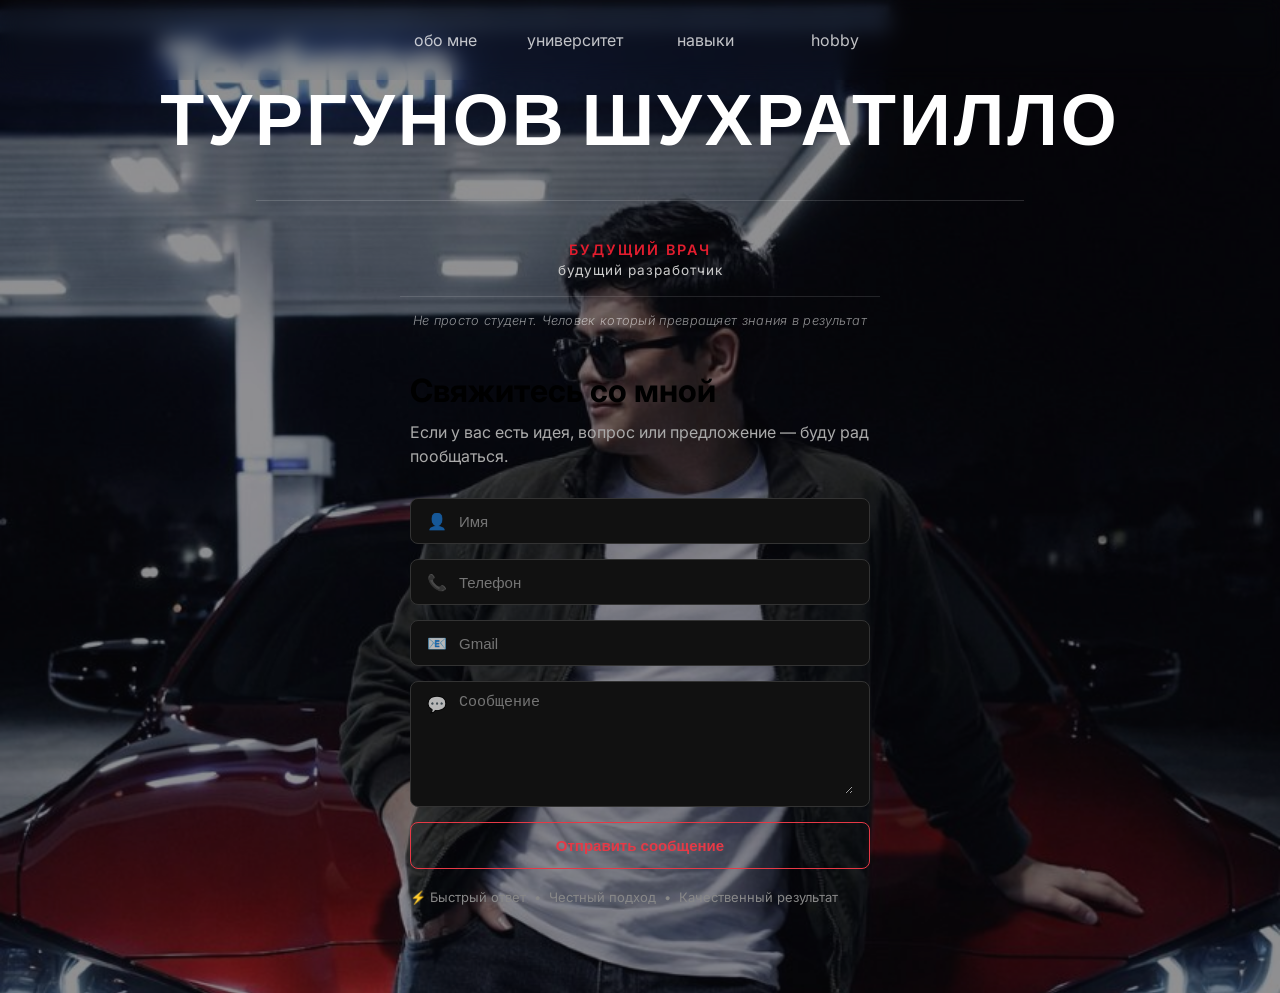
<file: index.html>
<!DOCTYPE html>
<html lang="ru">
<head>
    <meta charset="UTF-8">
    <meta name="viewport" content="width=device-width, initial-scale=1.0">
    <meta name="description" content="Личный сайт Шухратилло Тургунова. Портфолио, проекты, программирование и путь будущего врача.">

<meta name="keywords" content="Шухратилло, Тургунов, Shukhratillo, программист, врач, портфолио, веб-разработка">

<meta name="author" content="Shukhratillo Turgunov">

    <title>shukhratillo</title>

    <link rel="stylesheet" href="return.css">
    <link rel="preconnect" href="https://fonts.googleapis.com">
    <link href="https://fonts.googleapis.com/css2?family=Bebas+Neue&family=Inter:wght@400;500&display=swap" rel="stylesheet">
</head>
<body>

<section class="hero">

    <img src="i.jpg" alt="" class="hero-bg-img">
    <nav>
        <ul class="menu">
            <li><a href="aboutme.html">обо мне</a></li>
            <li><a href="university.html">университет</a></li>
            <li><a href="skills.html">навыки</a></li>
            <li><a href="hobby.html">hobby</a></li>
        </ul>
    </nav>

    <div class="content">
        <h1>ТУРГУНОВ ШУХРАТИЛЛО</h1>
          <hr>
        <p class="role-primary">Будущий врач</p>
        <p class="role-secondary">будущий разработчик</p>
        <p class="tagline">Не просто студент. Человек который превращяет знания в результат</p>
    </div>

<section id="contact-form">
  <div id="formWrapper">
    <h2>Свяжитесь со мной</h2>
    <p class="contact-subtitle">Если у вас есть идея, вопрос или предложение — буду рад пообщаться.</p>

    <form id="contactForm">
      <div class="input-group">
        <span class="icon">👤</span>
        <input type="text" id="name" placeholder="Имя" required />
      </div>

      <div class="input-group">
        <span class="icon">📞</span>
        <input type="text" id="phone" placeholder="Телефон" />
      </div>

      <div class="input-group">
        <span class="icon">📧</span>
        <input type="email" id="gmail" placeholder="Gmail" />
      </div>

      <div class="input-group textarea-group">
        <span class="icon">💬</span>
        <textarea id="message" placeholder="Сообщение" required></textarea>
      </div>

      <button type="submit">Отправить сообщение</button>
    </form>

    <p id="formStatus"></p>
  </div>

  <div class="contact-footer">
    ⚡ Быстрый ответ &nbsp;•&nbsp; Честный подход &nbsp;•&nbsp; Качественный результат
  </div>
</section>

<script>
  const form = document.getElementById('contactForm');
  const status = document.getElementById('formStatus');
  const wrapper = document.getElementById('formWrapper');

  form.addEventListener('submit', async function (e) {
    e.preventDefault();

    const name = document.getElementById('name').value;
    const phone = document.getElementById('phone').value;
    const gmail = document.getElementById('gmail').value;
    const message = document.getElementById('message').value;

    const contact = phone && gmail ? phone + ' / ' + gmail : (phone || gmail);

    try {
      const response = await fetch('https://shukhratillo-papper-github-io.vercel.app/api/contact', {
        method: 'POST',
        headers: { 'Content-Type': 'application/json' },
        body: JSON.stringify({ name: name, email: contact, message: message }),
      });

      const data = await response.json();

      if (data.success) {
        wrapper.style.opacity = '0';
        wrapper.style.transform = 'translateY(-10px)';

        setTimeout(function () {
          wrapper.style.display = 'none';

          const successBlock = document.createElement('div');
          successBlock.className = 'success-message';
          successBlock.innerHTML = '<div class="success-icon">✓</div><h3>Спасибо, вы записаны!</h3><p>Я свяжусь с вами в ближайшее время.</p>';

          wrapper.parentNode.insertBefore(successBlock, wrapper.nextSibling);

          setTimeout(function () {
            successBlock.style.opacity = '1';
            successBlock.style.transform = 'translateY(0)';
          }, 50);
        }, 400);
      } else {
        status.textContent = 'Ошибка: ' + data.error;
      }
    } catch (error) {
      status.textContent = 'Ошибка отправки. Попробуйте позже.';
    }
  });
</script>
     

</section>




</body>
</html>
</file>
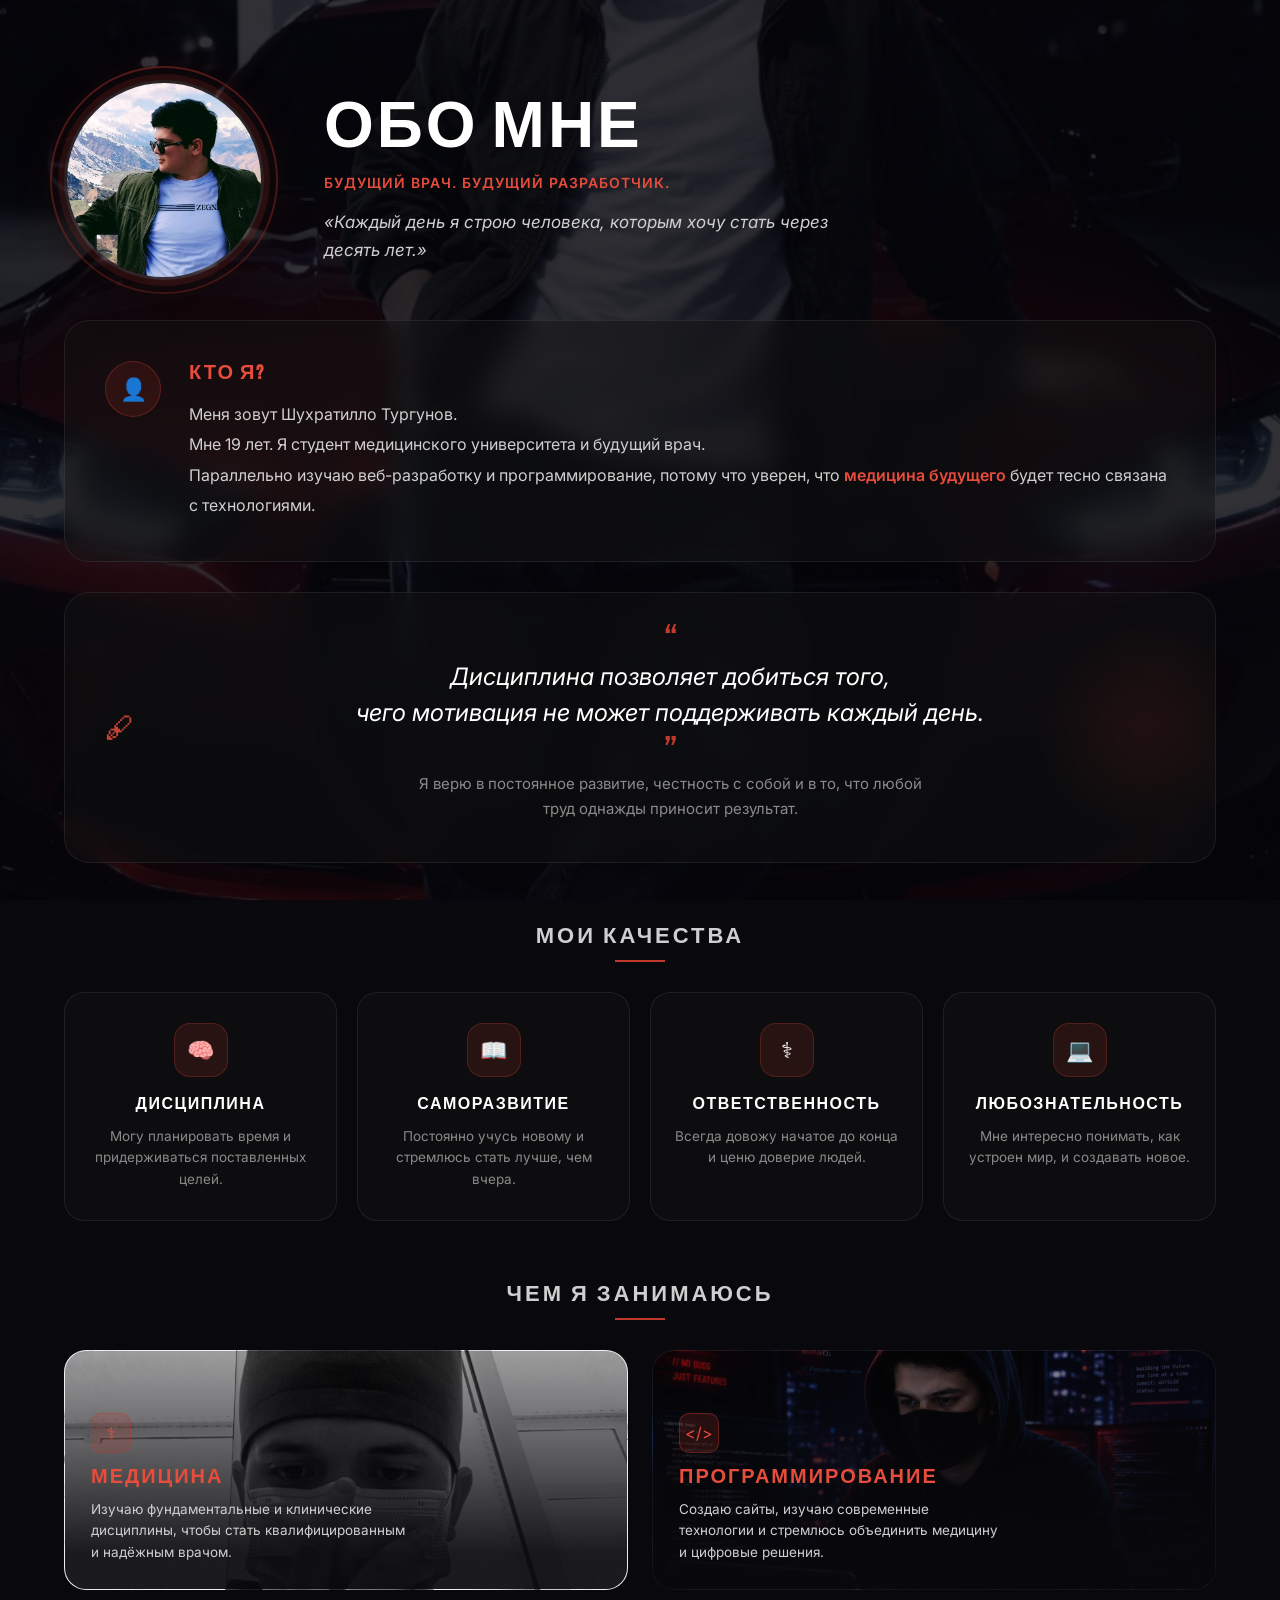
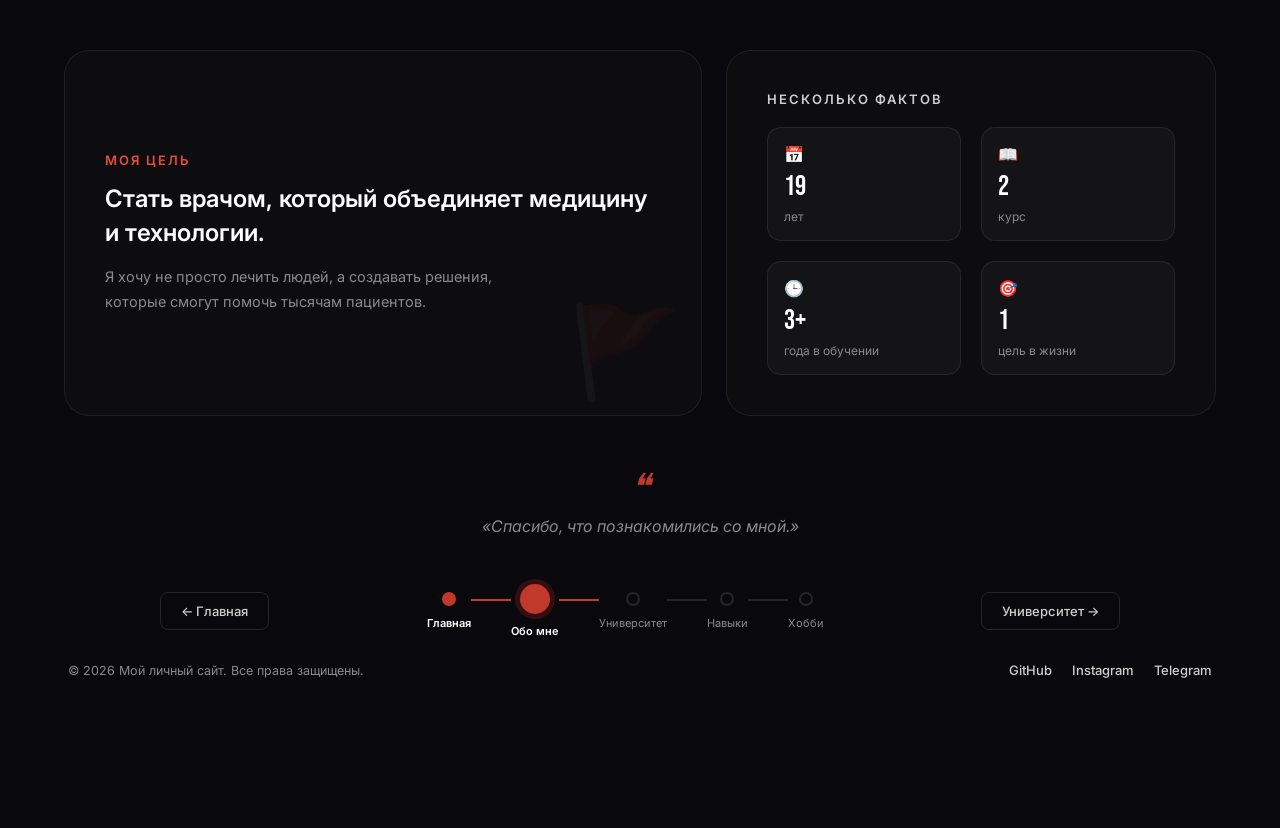
<file: aboutme.html>
<!DOCTYPE html>
<html lang="ru">
<head>
    <meta charset="UTF-8">
    <meta name="viewport" content="width=device-width, initial-scale=1.0">
    <meta name="description" content="Обо мне — Шухратилло Тургунов, студент медицинского университета и начинающий веб-разработчик. Путь, интересы, цели.">
    <title>Обо мне</title>

    <link rel="preconnect" href="https://fonts.googleapis.com">
    <link href="https://fonts.googleapis.com/css2?family=Bebas+Neue&family=Inter:wght@300;400;500;600;700&display=swap" rel="stylesheet">

    <link rel="stylesheet" href="aboutme.css">
    <link rel="stylesheet" href="navigation.css">
</head>
<body>

<section class="aboutme">

    <!-- HERO -->
    <div class="aboutme-hero">

        <div class="photo-box">
            <img src="2kurs.jpg" alt="Шухратилло Тургунов">
        </div>

        <div class="hero-text">
            <h1>ОБО МНЕ</h1>
            <span class="hero-subtitle">Будущий врач. Будущий разработчик.</span>
            <p class="quote">
                «Каждый день я строю человека,
                которым хочу стать через десять лет.»
            </p>
        </div>

    </div>

    <!-- КТО Я -->
    <div class="info-block">
        <div class="info-icon">👤</div>
        <div class="info-content">
            <h3>КТО Я?</h3>
            <p>
                Меня зовут Шухратилло Тургунов.<br>
                Мне 19 лет. Я студент медицинского университета и будущий врач.<br>
                Параллельно изучаю веб-разработку и программирование, потому что уверен,
                что <span class="accent">медицина будущего</span> будет тесно связана с технологиями.
            </p>
        </div>
    </div>

    <!-- ФИЛОСОФИЯ -->
    <div class="philosophy-block">
        <div class="philosophy-icon">🖋</div>
        <div class="philosophy-content">
            <span class="q-mark">“</span>
            <p class="philosophi-p">
                Дисциплина позволяет добиться того,<br>
                чего мотивация не может поддерживать каждый день.
            </p>
            <span class="q-mark q-mark-end">”</span>
            <p class="philosophy-sub">
                Я верю в постоянное развитие, честность с собой
                и в то, что любой труд однажды приносит результат.
            </p>
        </div>
    </div>

    <!-- МОИ КАЧЕСТВА -->
    <div class="section-title"><h2>МОИ КАЧЕСТВА</h2></div>

    <div class="qualities-grid">

        <div class="quality-card">
            <div class="quality-icon">🧠</div>
            <h4>ДИСЦИПЛИНА</h4>
            <p>Могу планировать время и придерживаться поставленных целей.</p>
        </div>

        <div class="quality-card">
            <div class="quality-icon">📖</div>
            <h4>САМОРАЗВИТИЕ</h4>
            <p>Постоянно учусь новому и стремлюсь стать лучше, чем вчера.</p>
        </div>

        <div class="quality-card">
            <div class="quality-icon">⚕</div>
            <h4>ОТВЕТСТВЕННОСТЬ</h4>
            <p>Всегда довожу начатое до конца и ценю доверие людей.</p>
        </div>

        <div class="quality-card">
            <div class="quality-icon">💻</div>
            <h4>ЛЮБОЗНАТЕЛЬНОСТЬ</h4>
            <p>Мне интересно понимать, как устроен мир, и создавать новое.</p>
        </div>

    </div>

    <!-- ЧЕМ Я ЗАНИМАЮСЬ -->
    <div class="section-title"><h2>ЧЕМ Я ЗАНИМАЮСЬ</h2></div>

    <div class="activities-grid">

        <div class="activity-card" style="background-image:url('med.jpg')">
            <div class="activity-overlay">
                <span class="activity-icon">⚕</span>
                <h4>МЕДИЦИНА</h4>
                <p>Изучаю фундаментальные и клинические дисциплины, чтобы стать квалифицированным и надёжным врачом.</p>                                    
            </div>
        </div>

        <div class="activity-card" style="background-image:url('code.jpg')">
            <div class="activity-overlay">
                <span class="activity-icon">&lt;/&gt;</span>
                <h4>ПРОГРАММИРОВАНИЕ</h4>
                <p>Создаю сайты, изучаю современные технологии и стремлюсь объединить медицину и цифровые решения.</p>
            </div>
        </div>

    </div>

    <!-- МОЯ ЦЕЛЬ -->
    <div class="goal-split">

        <div class="goal-card">
            <span class="goal-label">МОЯ ЦЕЛЬ</span>
            <h3>Стать врачом, который объединяет медицину и технологии.</h3>
            <p>
                Я хочу не просто лечить людей, а создавать решения,
                которые смогут помочь тысячам пациентов.
            </p>
        </div>

        <div class="facts-card">
            <span class="facts-label">НЕСКОЛЬКО ФАКТОВ</span>
            <div class="facts-grid">

                <div class="fact-item">
                    <span class="fact-icon">📅</span>
                    <span class="fact-value">19</span>
                    <span class="fact-desc">лет</span>
                </div>

                <div class="fact-item">
                    <span class="fact-icon">📖</span>
                    <span class="fact-value">2</span>
                    <span class="fact-desc">курс</span>
                </div>

                <div class="fact-item">
                    <span class="fact-icon">🕒</span>
                    <span class="fact-value">3+</span>
                    <span class="fact-desc">года в обучении</span>
                </div>

                <div class="fact-item">
                    <span class="fact-icon">🎯</span>
                    <span class="fact-value">1</span>
                    <span class="fact-desc">цель в жизни</span>
                </div>

            </div>
        </div>

    </div>

    <!-- Финальная цитата -->
    <p class="closing-quote">
        «Спасибо, что познакомились со мной.»
    </p>

   

<!-- Прогресс-навигация (общий компонент со всех страниц) -->
<div class="page-navigation">

    <a href="index.html" class="nav-button">← Главная</a>

    <div class="progress">

        <a href="index.html" class="progress-step">
            <span class="step done"></span>
            <span class="step-label">Главная</span>
        </a>
        <span class="line done"></span>

        <a href="aboutme.html" class="progress-step">
            <span class="step active"></span>
            <span class="step-label">Обо мне</span>
        </a>
        <span class="line done"></span>

        <a href="university.html" class="progress-step">
            <span class="step"></span>
            <span class="step-label">Университет</span>
        </a>
        <span class="line"></span>

        <a href="skills.html" class="progress-step">
            <span class="step"></span>
            <span class="step-label">Навыки</span>
        </a>
        <span class="line"></span>

        <a href="hobby.html" class="progress-step">
            <span class="step"></span>
            <span class="step-label">Хобби</span>
        </a>
        

    </div>

    <a href="university.html" class="nav-button">Университет →</a>

</div>

 <div class="footer-social">
        <span>© 2026 Мой личный сайт. Все права защищены.</span>
        <div class="social-icons">
            <a href="https://github.com/shukhratillo-papper" target="_blank">GitHub</a>
            <a href="https://instagram.com/mr_shuxratitllo" target="_blank">Instagram</a>
            <a href="https://t.me/PEPPER_4829" target="_blank">Telegram</a>
        </div>
    </div>

<script>

const observer = new IntersectionObserver(entries => {
    entries.forEach(entry => {
        if (entry.isIntersecting) {
            entry.target.classList.add("show");
        }
    });
}, { threshold: .2 });

document.querySelectorAll(
    ".aboutme-hero, .info-block, .philosophy-block, .quality-card, .activity-card, .goal-split"
).forEach(el => observer.observe(el));

</script>

<div style="margin-bottom: 100px;"></div>

</body>
</html>
</file>
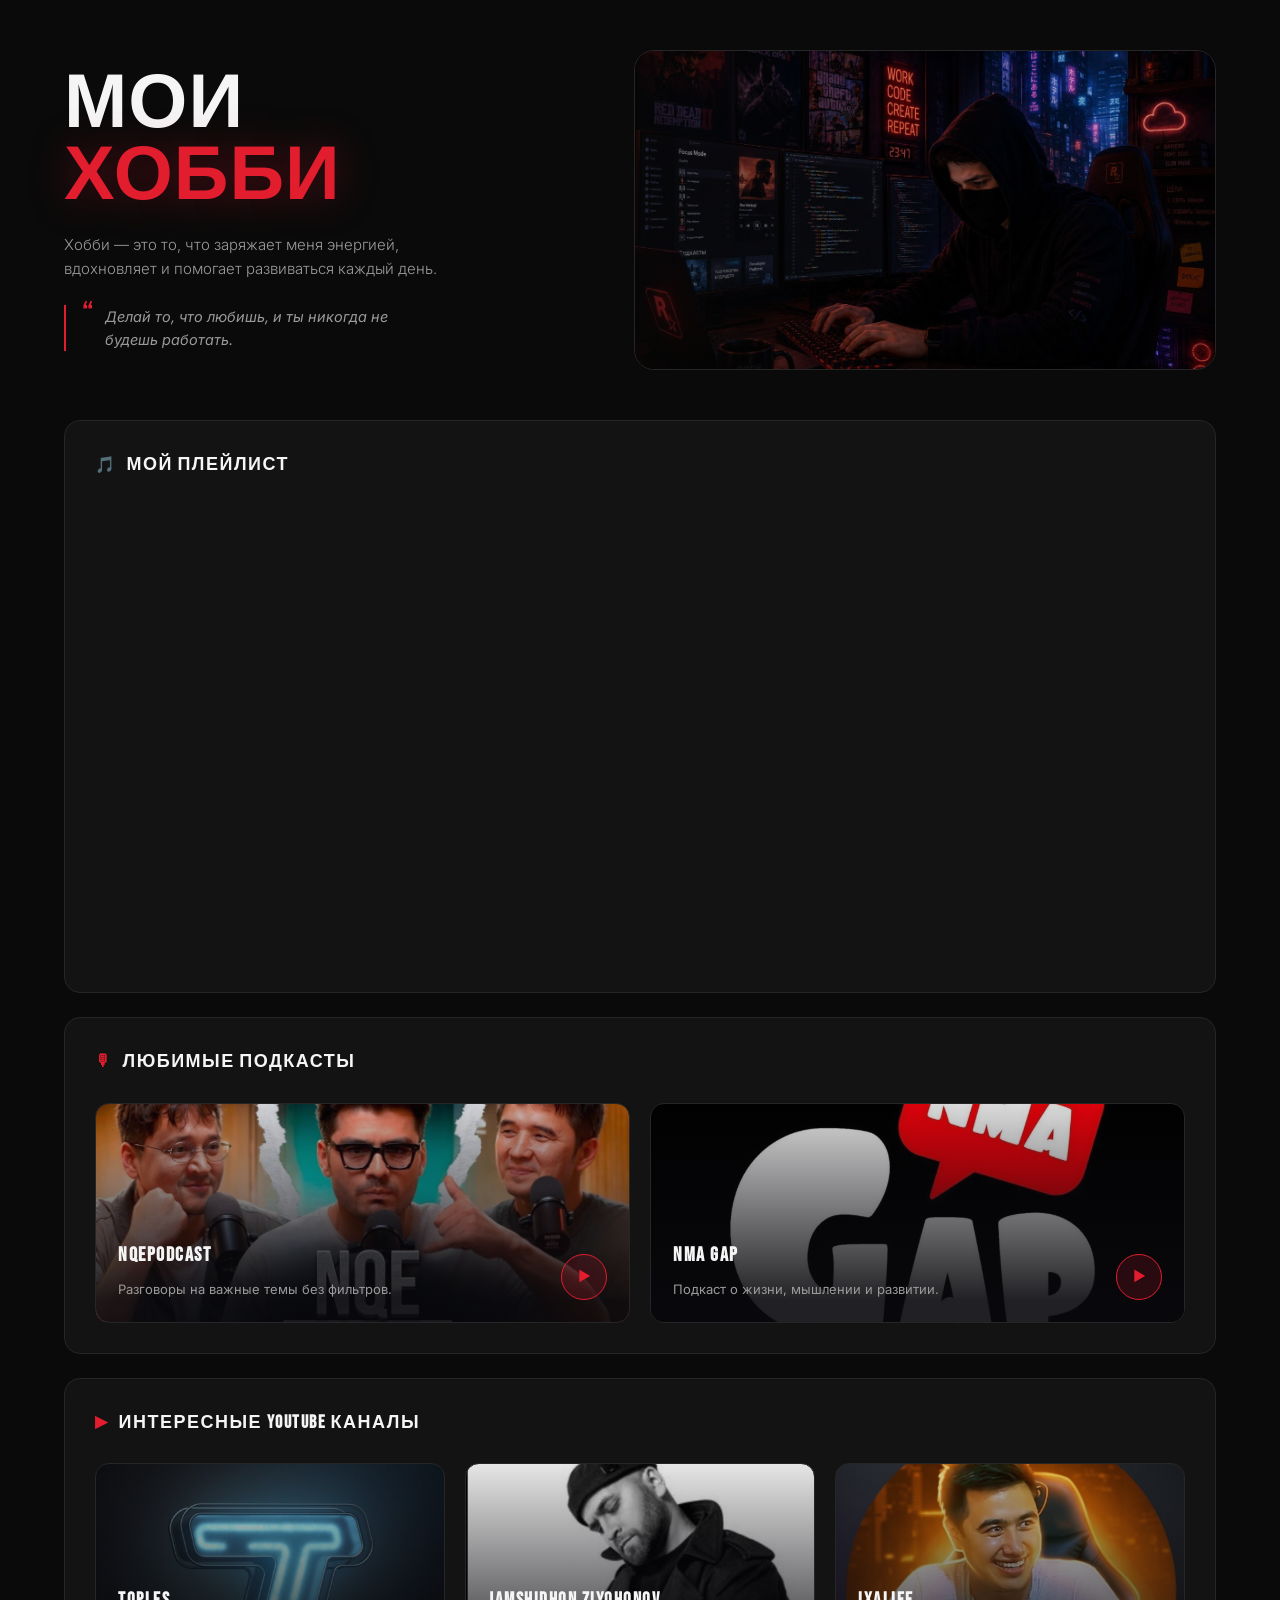
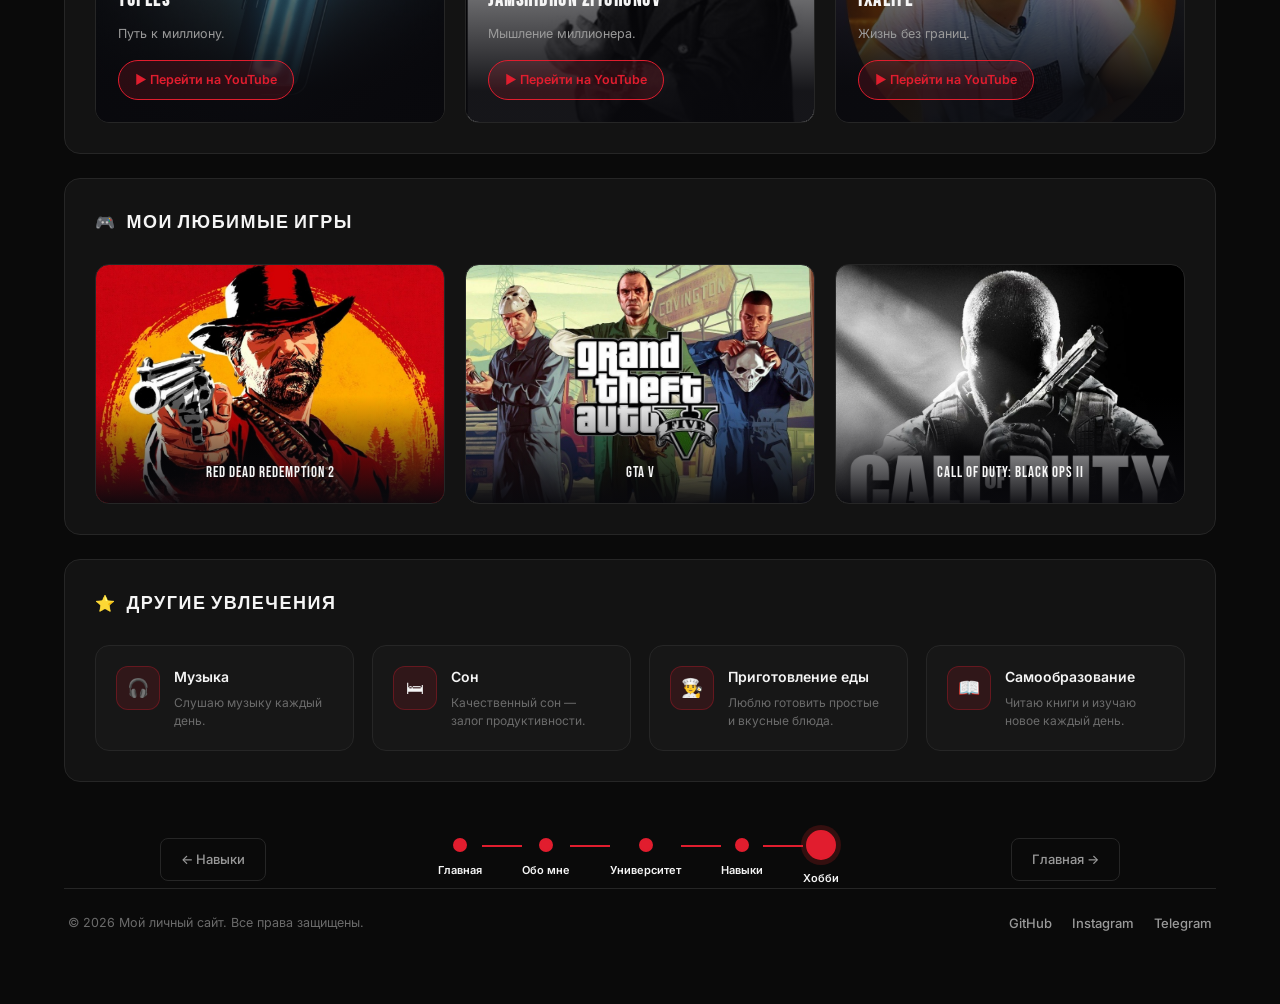
<file: hobby.html>
<!DOCTYPE html>
<html lang="ru">
<head>
    <meta charset="UTF-8">
    <meta name="viewport" content="width=device-width, initial-scale=1.0">
    <meta name="description" content="Хобби и увлечения Шухратилло — аниме, манга, музыка и творческие проекты вне учёбы.">
    <title>Мои хобби</title>

    <link rel="preconnect" href="https://fonts.googleapis.com">
    <link href="https://fonts.googleapis.com/css2?family=Bebas+Neue&family=Inter:wght@300;400;500;600;700&display=swap" rel="stylesheet">

    <link rel="stylesheet" href="hobby.css">
    <link rel="stylesheet" href="navigation.css">
</head>
<body>

<section class="hobby">

    <!-- HERO -->
    <div class="hero-hobby">

        <div class="hero-hobby-text">
            <h1>МОИ<br><span class="accent">ХОББИ</span></h1>
            <p>Хобби — это то, что заряжает меня энергией, вдохновляет и помогает развиваться каждый день.</p>

            <div class="hero-quote">
                <span class="quote-mark">“</span>
                <p>Делай то, что любишь, и ты никогда не будешь работать.</p>
            </div>
        </div>

        <div class="hero-hobby-image">
            <img src="setup.jpg" alt="Рабочее место">
        </div>

    </div>

    <!-- ЛЮБИМЫЙ ПЛЕЙЛИСТ (Spotify) -->
    <div class="panel reveal-up">

        <h3 class="panel-title"><span class="title-icon">🎵</span> МОЙ ПЛЕЙЛИСТ</h3>

        <div class="spotify-embed">

            <iframe src="https://open.spotify.com/embed/track/5A27NHJECaC3ps48G1rrEn?utm_source=generator&theme=0"
                width="100%" height="80" frameborder="0"
                allow="autoplay; clipboard-write; encrypted-media; fullscreen; picture-in-picture"
                loading="lazy" style="border-radius:12px"></iframe>

            <iframe src="https://open.spotify.com/embed/track/5O5vjuMKrXwc5MJYySWWeW?utm_source=generator&theme=0"
                width="100%" height="80" frameborder="0"
                allow="autoplay; clipboard-write; encrypted-media; fullscreen; picture-in-picture"
                loading="lazy" style="border-radius:12px"></iframe>

            <iframe src="https://open.spotify.com/embed/track/5xvNzy0NiB2kyuaE4q5clL?utm_source=generator&theme=0"
                width="100%" height="80" frameborder="0"
                allow="autoplay; clipboard-write; encrypted-media; fullscreen; picture-in-picture"
                loading="lazy" style="border-radius:12px"></iframe>

            <iframe src="https://open.spotify.com/embed/track/1qlB2UBERmBh0LiM6r8sQx?utm_source=generator&theme=0"
                width="100%" height="80" frameborder="0"
                allow="autoplay; clipboard-write; encrypted-media; fullscreen; picture-in-picture"
                loading="lazy" style="border-radius:12px"></iframe>

            <iframe src="https://open.spotify.com/embed/track/45OX2jjEw1l7lOFJfDP9fv?utm_source=generator&theme=0"
                width="100%" height="80" frameborder="0"
                allow="autoplay; clipboard-write; encrypted-media; fullscreen; picture-in-picture"
                loading="lazy" style="border-radius:12px"></iframe>

        </div>

    </div>

    <!-- ЛЮБИМЫЕ ПОДКАСТЫ -->
    <div class="panel reveal-up">

        <h3 class="panel-title"><span class="title-icon">🎙</span> ЛЮБИМЫЕ ПОДКАСТЫ</h3>

        <div class="podcast-grid">

            <a href="https://youtube.com/@bemalolsuhbat?si=RX-jJ_JMJQVeOijt" target="_blank" class="podcast-card reveal-card" style="background-image:url('nqepodcast.jpg')">
                <div class="podcast-overlay">
                    <div class="podcast-info">
                        <h4>NQEPODCAST</h4>
                        <p>Разговоры на важные темы без фильтров.</p>
                    </div>
                    <span class="play-btn">▶</span>
                </div>
            </a>

            <a href="https://youtube.com/@nmagap?si=9MQqXDcCklpEVMj_" target="_blank" class="podcast-card reveal-card" style="background-image:url('nmagap.jpg')">
                <div class="podcast-overlay">
                    <div class="podcast-info">
                        <h4>NMA GAP</h4>
                        <p>Подкаст о жизни, мышлении и развитии.</p>
                    </div>
                    <span class="play-btn">▶</span>
                </div>
            </a>

        </div>

    </div>

    <!-- ИНТЕРЕСНЫЕ YOUTUBE КАНАЛЫ -->
    <div class="panel reveal-up">

        <h3 class="panel-title"><span class="title-icon">▶</span> ИНТЕРЕСНЫЕ YOUTUBE КАНАЛЫ</h3>

        <div class="youtube-grid">

            <div class="youtube-card reveal-card" style="background-image:url('toples.jpg')">
                <div class="youtube-overlay">
                    <h4>TOPLES</h4>
                    <p>Путь к миллиону.</p>
                    <a href="https://youtube.com/@toplesofficial?si=LfbMTfuKXFIlhDVF" target="_blank" class="yt-btn">▶ Перейти на YouTube</a>
                </div>
            </div>

            <div class="youtube-card reveal-card" style="background-image:url('jamshidhonziyohonov.jpg')">
                <div class="youtube-overlay">
                    <h4>JAMSHIDHON ZIYOHONOV</h4>
                    <p>Мышление миллионера.</p>
                    <a href="https://youtube.com/@ziyokhonov?si=KmWPfSazQIm5_n0T" target="_blank" class="yt-btn">▶ Перейти на YouTube</a>
                </div>
            </div>

            <div class="youtube-card reveal-card" style="background-image:url('ixalife.jpg')">
                <div class="youtube-overlay">
                    <h4>IXALIFE</h4>
                    <p>Жизнь без границ.</p>
                    <a href="https://youtube.com/@ixalivee?si=JgqVzKCckZxISmzb" target="_blank" class="yt-btn">▶ Перейти на YouTube</a>
                </div>
            </div>

        </div>

    </div>

    <!-- МОИ ЛЮБИМЫЕ ИГРЫ -->
    <div class="panel reveal-up">

        <h3 class="panel-title"><span class="title-icon">🎮</span> МОИ ЛЮБИМЫЕ ИГРЫ</h3>

        <div class="games-grid">

            <div class="game-card reveal-card" style="background-image:url('rdr2.jpg')">
                <div class="game-label">RED DEAD REDEMPTION 2</div>
            </div>

            <div class="game-card reveal-card" style="background-image:url('gta5.jpg')">
                <div class="game-label">GTA V</div>
            </div>

            <div class="game-card game-card-cod reveal-card" style="background-image:url('callofduty.jpg')">
                <div class="game-label">CALL OF DUTY: BLACK OPS II</div>
            </div>

        </div>

    </div>

    <!-- ДРУГИЕ УВЛЕЧЕНИЯ -->
    <div class="panel reveal-up">

        <h3 class="panel-title"><span class="title-icon">⭐</span> ДРУГИЕ УВЛЕЧЕНИЯ</h3>

        <div class="other-hobby-grid">

            <div class="other-hobby-card reveal-card">
                <span class="other-hobby-icon">🎧</span>
                <div>
                    <h4>Музыка</h4>
                    <p>Слушаю музыку каждый день.</p>
                </div>
            </div>

            <div class="other-hobby-card reveal-card">
                <span class="other-hobby-icon">🛏</span>
                <div>
                    <h4>Сон</h4>
                    <p>Качественный сон — залог продуктивности.</p>
                </div>
            </div>

            <div class="other-hobby-card reveal-card">
                <span class="other-hobby-icon">👨‍🍳</span>
                <div>
                    <h4>Приготовление еды</h4>
                    <p>Люблю готовить простые и вкусные блюда.</p>
                </div>
            </div>

            <div class="other-hobby-card reveal-card">
                <span class="other-hobby-icon">📖</span>
                <div>
                    <h4>Самообразование</h4>
                    <p>Читаю книги и изучаю новое каждый день.</p>
                </div>
            </div>

        </div>

    </div>

    <!-- Прогресс-навигация -->
    <div class="page-navigation">

        <a href="skills.html" class="nav-button">← Навыки</a>

        <div class="progress">

            <a href="index.html" class="progress-step">
                <span class="step done"></span>
                <span class="step-label">Главная</span>
            </a>
            <span class="line done"></span>

            <a href="aboutme.html" class="progress-step">
                <span class="step done"></span>
                <span class="step-label">Обо мне</span>
            </a>
            <span class="line done"></span>

            <a href="university.html" class="progress-step">
                <span class="step done"></span>
                <span class="step-label">Университет</span>
            </a>
            <span class="line done"></span>

            <a href="skills.html" class="progress-step">
                <span class="step done"></span>
                <span class="step-label">Навыки</span>
            </a>
            <span class="line done"></span>

            <a href="hobby.html" class="progress-step">
                <span class="step active"></span>
                <span class="step-label">Хобби</span>
            </a>
          
            

           

        </div>

        <a href="index.html" class="nav-button">Главная →</a>

    </div>

   

    <!-- Соцсети -->
    <div class="footer-social">
        <span>© 2026 Мой личный сайт. Все права защищены.</span>
        <div class="social-icons">
            <a href="https://github.com/shukhratillo-papper" target="_blank">GitHub</a>
            <a href="https://instagram.com/mr_shuxratitllo" target="_blank">Instagram</a>
            <a href="https://t.me/PEPPER_4829" target="_blank">Telegram</a>
        </div>
    </div>

</section>

<script>
document.addEventListener('DOMContentLoaded', () => {

    const revealObserver = new IntersectionObserver((entries) => {
        entries.forEach(entry => {
            if (entry.isIntersecting) {
                entry.target.classList.add('is-visible');
                revealObserver.unobserve(entry.target);
            }
        });
    }, { threshold: 0.15 });

    document.querySelectorAll(
        '.reveal-up, .reveal-card'
    ).forEach(el => revealObserver.observe(el));

});
</script>

</body>
</html>
</file>
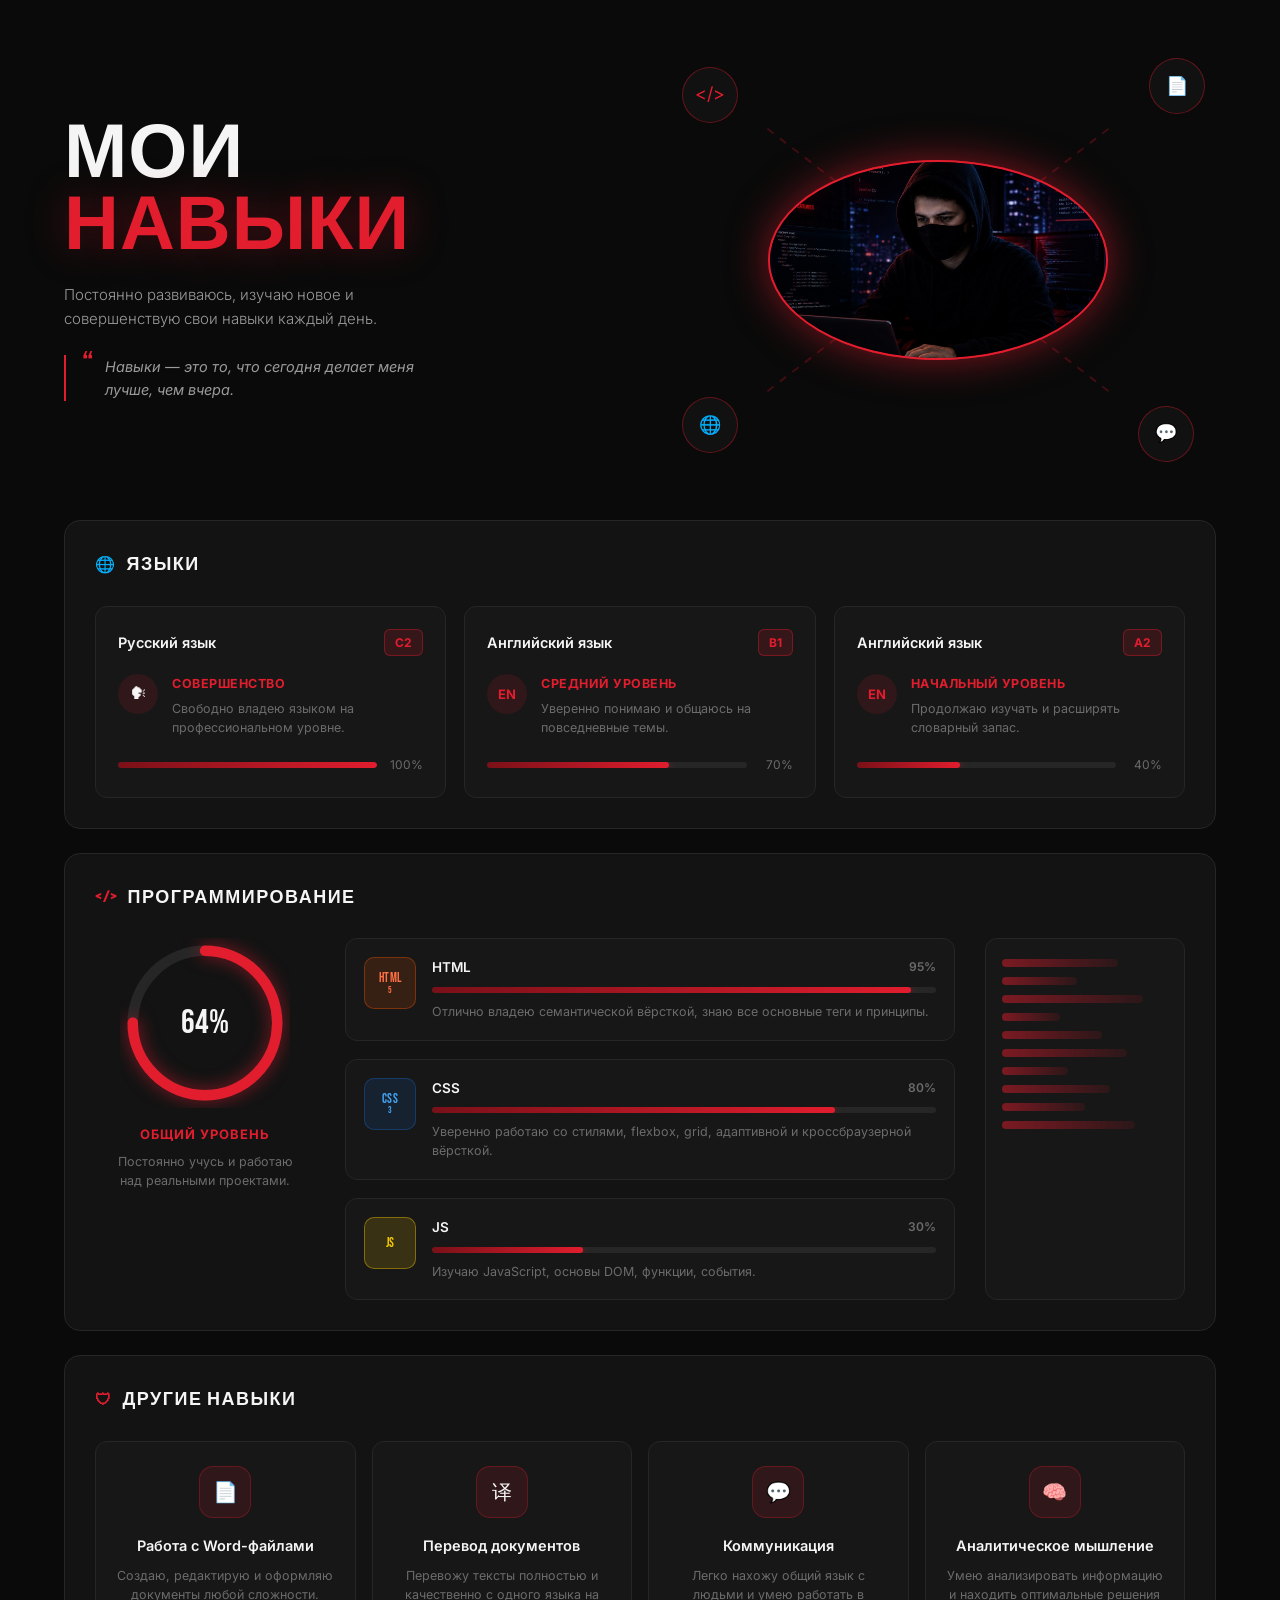
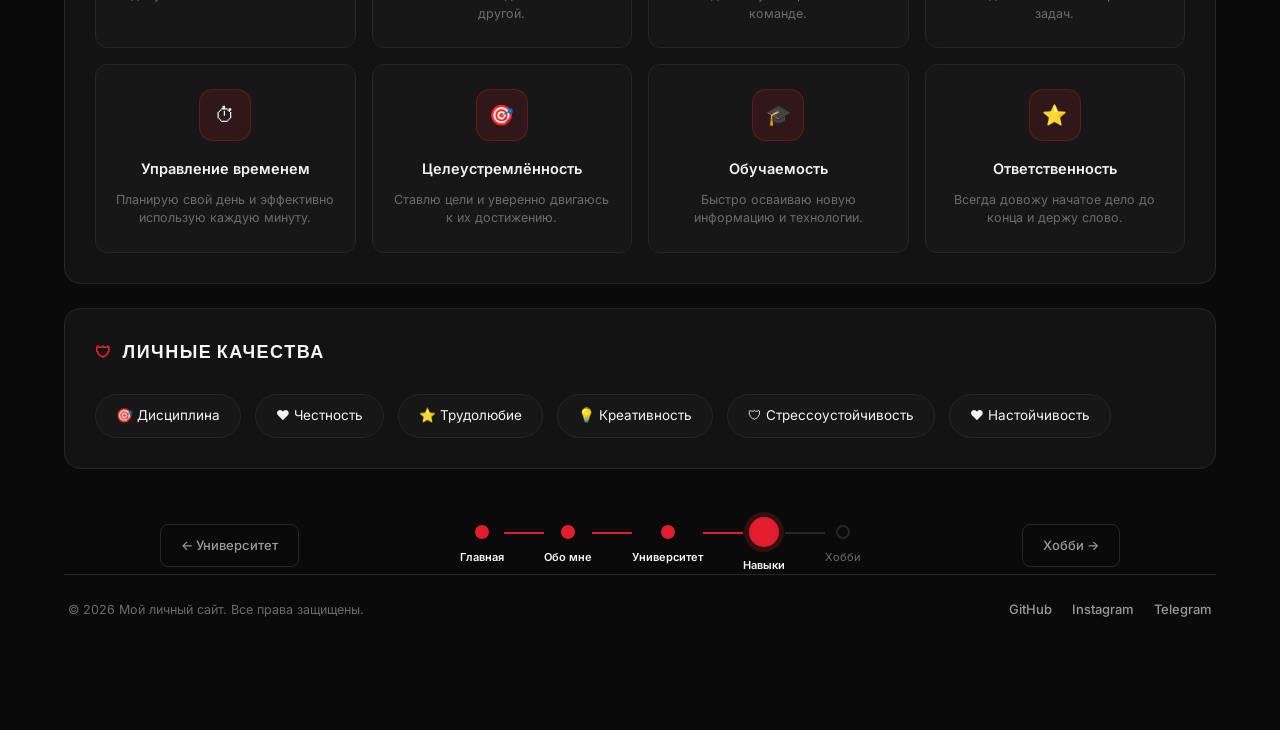
<file: skills.html>
<!DOCTYPE html>
<html lang="ru">
<head>
    <meta charset="UTF-8">
    <meta name="viewport" content="width=device-width, initial-scale=1.0">
    <meta name="description" content="Навыки Шухратилло: HTML, CSS, JavaScript и веб-разработка. Технический стек и уровень освоения.">
    <title>Навыки</title>

    <link rel="preconnect" href="https://fonts.googleapis.com">
    <link href="https://fonts.googleapis.com/css2?family=Bebas+Neue&family=Inter:wght@300;400;500;600;700&display=swap" rel="stylesheet">

    <link rel="stylesheet" href="skills.css">
    <link rel="stylesheet" href="navigation.css">
</head>
<body>

<section class="skills">

    <!-- HERO -->
    <div class="hero-skills">

        <div class="hero-skills-text">
            <h1>МОИ<br><span class="accent">НАВЫКИ</span></h1>
            <p>Постоянно развиваюсь, изучаю новое и совершенствую свои навыки каждый день.</p>

            <div class="hero-quote">
                <span class="quote-mark">“</span>
                <p>Навыки — это то, что сегодня делает меня лучше, чем вчера.</p>
            </div>
        </div>

        <div class="hero-skills-graphic">

            <div class="orbit-icon orbit-tl">&lt;/&gt;</div>
            <div class="orbit-icon orbit-bl">🌐</div>
            <div class="orbit-icon orbit-tr">📄</div>
            <div class="orbit-icon orbit-br">💬</div>

            <svg class="orbit-lines" viewBox="0 0 400 320">
                <line x1="70" y1="60" x2="200" y2="160" />
                <line x1="70" y1="260" x2="200" y2="160" />
                <line x1="330" y1="60" x2="200" y2="160" />
                <line x1="330" y1="260" x2="200" y2="160" />
            </svg>

           <div class="core-circle">
    <div class="core-ring ring-1"></div>
    <div class="core-ring ring-2"></div>
    <img src="code.jpg" alt="Шухратилло Тургунов" class="core-photo">
</div>

        </div>

    </div>

    <!-- ЯЗЫКИ -->
    <div class="panel reveal-up">

        <h3 class="panel-title"><span class="title-icon">🌐</span> ЯЗЫКИ</h3>

        <div class="lang-grid">

            <div class="lang-card">
                <div class="lang-head">
                    <span class="lang-name">Русский язык</span>
                    <span class="lang-badge">C2</span>
                </div>
                <div class="lang-body">
                    <span class="lang-emoji">🗣</span>
                    <div>
                        <strong class="lang-level red-text">СОВЕРШЕНСТВО</strong>
                        <p>Свободно владею языком на профессиональном уровне.</p>
                    </div>
                </div>
                <div class="lang-bar-row">
                    <div class="bar-track"><div class="bar-fill" style="--fill-width:100%"></div></div>
                    <span class="bar-percent">100%</span>
                </div>
            </div>

            <div class="lang-card">
                <div class="lang-head">
                    <span class="lang-name">Английский язык</span>
                    <span class="lang-badge">B1</span>
                </div>
                <div class="lang-body">
                    <span class="lang-emoji lang-emoji-flag">EN</span>
                    <div>
                        <strong class="lang-level red-text">СРЕДНИЙ УРОВЕНЬ</strong>
                        <p>Уверенно понимаю и общаюсь на повседневные темы.</p>
                    </div>
                </div>
                <div class="lang-bar-row">
                    <div class="bar-track"><div class="bar-fill" style="--fill-width:70%"></div></div>
                    <span class="bar-percent">70%</span>
                </div>
            </div>

            <div class="lang-card">
                <div class="lang-head">
                    <span class="lang-name">Английский язык</span>
                    <span class="lang-badge">A2</span>
                </div>
                <div class="lang-body">
                    <span class="lang-emoji lang-emoji-flag">EN</span>
                    <div>
                        <strong class="lang-level red-text">НАЧАЛЬНЫЙ УРОВЕНЬ</strong>
                        <p>Продолжаю изучать и расширять словарный запас.</p>
                    </div>
                </div>
                <div class="lang-bar-row">
                    <div class="bar-track"><div class="bar-fill" style="--fill-width:40%"></div></div>
                    <span class="bar-percent">40%</span>
                </div>
            </div>

        </div>

    </div>

    <!-- ПРОГРАММИРОВАНИЕ -->
    <div class="panel reveal-scale">

        <h3 class="panel-title"><span class="title-icon">&lt;/&gt;</span> ПРОГРАММИРОВАНИЕ</h3>

        <div class="programming-grid">

            <div class="prog-circle-block">
                <div class="prog-circle" style="--percent:75">
                    <svg viewBox="0 0 160 160">
                        <circle class="prog-circle-bg" cx="80" cy="80" r="68"></circle>
                        <circle class="prog-circle-fill" cx="80" cy="80" r="68"></circle>
                    </svg>
                    <div class="prog-circle-label">
                        <span class="prog-circle-value">0%</span>
                    </div>
                </div>
                <strong class="prog-circle-caption red-text">ОБЩИЙ УРОВЕНЬ</strong>
                <p>Постоянно учусь и работаю над реальными проектами.</p>
            </div>

            <div class="prog-skills">

                <div class="prog-skill-row is-visible">
                    <div class="tech-badge tech-html">HTML<br><span>5</span></div>
                    <div class="prog-skill-content">
                        <div class="prog-skill-top">
                            <span>HTML</span>
                            <span class="bar-percent">95%</span>
                        </div>
                        <div class="bar-track"><div class="bar-fill" style="--fill-width:95%"></div></div>
                        <p>Отлично владею семантической вёрсткой, знаю все основные теги и принципы.</p>
                    </div>
                </div>

                <div class="prog-skill-row">
                    <div class="tech-badge tech-css">CSS<br><span>3</span></div>
                    <div class="prog-skill-content">
                        <div class="prog-skill-top">
                            <span>CSS</span>
                            <span class="bar-percent">80%</span>
                        </div>
                        <div class="bar-track"><div class="bar-fill" style="--fill-width:80%"></div></div>
                        <p>Уверенно работаю со стилями, flexbox, grid, адаптивной и кроссбраузерной вёрсткой.</p>
                    </div>
                </div>

                <div class="prog-skill-row">
                    <div class="tech-badge tech-js">JS</div>
                    <div class="prog-skill-content">
                        <div class="prog-skill-top">
                            <span>JS</span>
                            <span class="bar-percent">30%</span>
                        </div>
                        <div class="bar-track"><div class="bar-fill" style="--fill-width:30%"></div></div>
                        <p>Изучаю JavaScript, основы DOM, функции, события.</p>
                    </div>
                </div>

            </div>

            <div class="code-decor" aria-hidden="true">
                <div class="code-line" style="width:70%"></div>
                <div class="code-line" style="width:45%"></div>
                <div class="code-line" style="width:85%"></div>
                <div class="code-line" style="width:35%"></div>
                <div class="code-line" style="width:60%"></div>
                <div class="code-line" style="width:75%"></div>
                <div class="code-line" style="width:40%"></div>
                <div class="code-line" style="width:65%"></div>
                <div class="code-line" style="width:50%"></div>
                <div class="code-line" style="width:80%"></div>
            </div>

        </div>

    </div>

    <!-- ДРУГИЕ НАВЫКИ -->
    <div class="panel reveal-up">

        <h3 class="panel-title"><span class="title-icon">🛡</span> ДРУГИЕ НАВЫКИ</h3>

        <div class="other-skills-grid">

            <div class="other-skill-card reveal-card">
                <div class="other-skill-icon">📄</div>
                <h4>Работа с Word-файлами</h4>
                <p>Создаю, редактирую и оформляю документы любой сложности.</p>
            </div>

            <div class="other-skill-card reveal-card">
                <div class="other-skill-icon">译</div>
                <h4>Перевод документов</h4>
                <p>Перевожу тексты полностью и качественно с одного языка на другой.</p>
            </div>

            <div class="other-skill-card reveal-card">
                <div class="other-skill-icon">💬</div>
                <h4>Коммуникация</h4>
                <p>Легко нахожу общий язык с людьми и умею работать в команде.</p>
            </div>

            <div class="other-skill-card reveal-card">
                <div class="other-skill-icon">🧠</div>
                <h4>Аналитическое мышление</h4>
                <p>Умею анализировать информацию и находить оптимальные решения задач.</p>
            </div>

            <div class="other-skill-card reveal-card">
                <div class="other-skill-icon">⏱</div>
                <h4>Управление временем</h4>
                <p>Планирую свой день и эффективно использую каждую минуту.</p>
            </div>

            <div class="other-skill-card reveal-card">
                <div class="other-skill-icon">🎯</div>
                <h4>Целеустремлённость</h4>
                <p>Ставлю цели и уверенно двигаюсь к их достижению.</p>
            </div>

            <div class="other-skill-card reveal-card">
                <div class="other-skill-icon">🎓</div>
                <h4>Обучаемость</h4>
                <p>Быстро осваиваю новую информацию и технологии.</p>
            </div>

            <div class="other-skill-card reveal-card">
                <div class="other-skill-icon">⭐</div>
                <h4>Ответственность</h4>
                <p>Всегда довожу начатое дело до конца и держу слово.</p>
            </div>

        </div>

    </div>

    <!-- ЛИЧНЫЕ КАЧЕСТВА -->
    <div class="panel reveal-up">

        <h3 class="panel-title"><span class="title-icon">🛡</span> ЛИЧНЫЕ КАЧЕСТВА</h3>

        <div class="qualities-pills">
            <span class="pill">🎯 Дисциплина</span>
            <span class="pill">❤ Честность</span>
            <span class="pill">⭐ Трудолюбие</span>
            <span class="pill">💡 Креативность</span>
            <span class="pill">🛡 Стрессоустойчивость</span>
            <span class="pill">❤ Настойчивость</span>
        </div>

    </div>

    <!-- Навигация -->
    <div class="page-navigation">

        <a href="university.html" class="nav-button">← Университет</a>

        <div class="progress">

            <a href="index.html" class="progress-step">
                <span class="step done"></span>
                <span class="step-label">Главная</span>
            </a>
            <span class="line done"></span>

            <a href="aboutme.html" class="progress-step">
                <span class="step done"></span>
                <span class="step-label">Обо мне</span>
            </a>
            <span class="line done"></span>

            <a href="university.html" class="progress-step">
                <span class="step done"></span>
                <span class="step-label">Университет</span>
            </a>
            <span class="line done"></span>

            <a href="skills.html" class="progress-step">
                <span class="step active"></span>
                <span class="step-label">Навыки</span>
            </a>
            <span class="line"></span>

            <a href="hobby.html" class="progress-step">
                <span class="step"></span>
                <span class="step-label">Хобби</span>
            </a>
            

        </div>

        <a href="hobby.html" class="nav-button">Хобби →</a>

    </div>

     <div class="footer-social">
        <span>© 2026 Мой личный сайт. Все права защищены.</span>
        <div class="social-icons">
            <a href="https://github.com/shukhratillo-papper" target="_blank">GitHub</a>
            <a href="https://instagram.com/mr_shuxratitllo" target="_blank">Instagram</a>
            <a href="https://t.me/PEPPER_4829" target="_blank">Telegram</a>
        </div>
    </div>

</section>

<script>
document.addEventListener('DOMContentLoaded', () => {

    /* ===== SCROLL REVEAL ===== */
    const revealObserver = new IntersectionObserver((entries) => {
        entries.forEach(entry => {
            if (entry.isIntersecting) {
                entry.target.classList.add('is-visible');
                revealObserver.unobserve(entry.target);
            }
        });
    }, { threshold: 0.15 });

    document.querySelectorAll(
        '.reveal-up, .reveal-scale, .reveal-card, .lang-card, .prog-skill-row, .pill'
    ).forEach(el => revealObserver.observe(el));

    /* ===== КРУГОВОЙ ПРОГРЕСС 75% — анимация цифры ===== */
    const progCircleBlock = document.querySelector('.prog-circle-block');
    const progValue = document.querySelector('.prog-circle-value');
    const progCircle = document.querySelector('.prog-circle');

    const circleObserver = new IntersectionObserver((entries) => {
        entries.forEach(entry => {
            if (entry.isIntersecting) {
                progCircle.classList.add('is-visible');

                const target = parseInt(getComputedStyle(progCircle).getPropertyValue('--percent'));
                let current = 0;
                const step = Math.max(1, Math.round(target / 40));

                const counter = setInterval(() => {
                    current += step;
                    if (current >= target) {
                        current = target;
                        clearInterval(counter);
                    }
                    progValue.textContent = current + '%';
                }, 20);

                circleObserver.unobserve(entry.target);
            }
        });
    }, { threshold: 0.3 });

    if (progCircleBlock) circleObserver.observe(progCircleBlock);

});
</script>

</body>
</html>
</file>
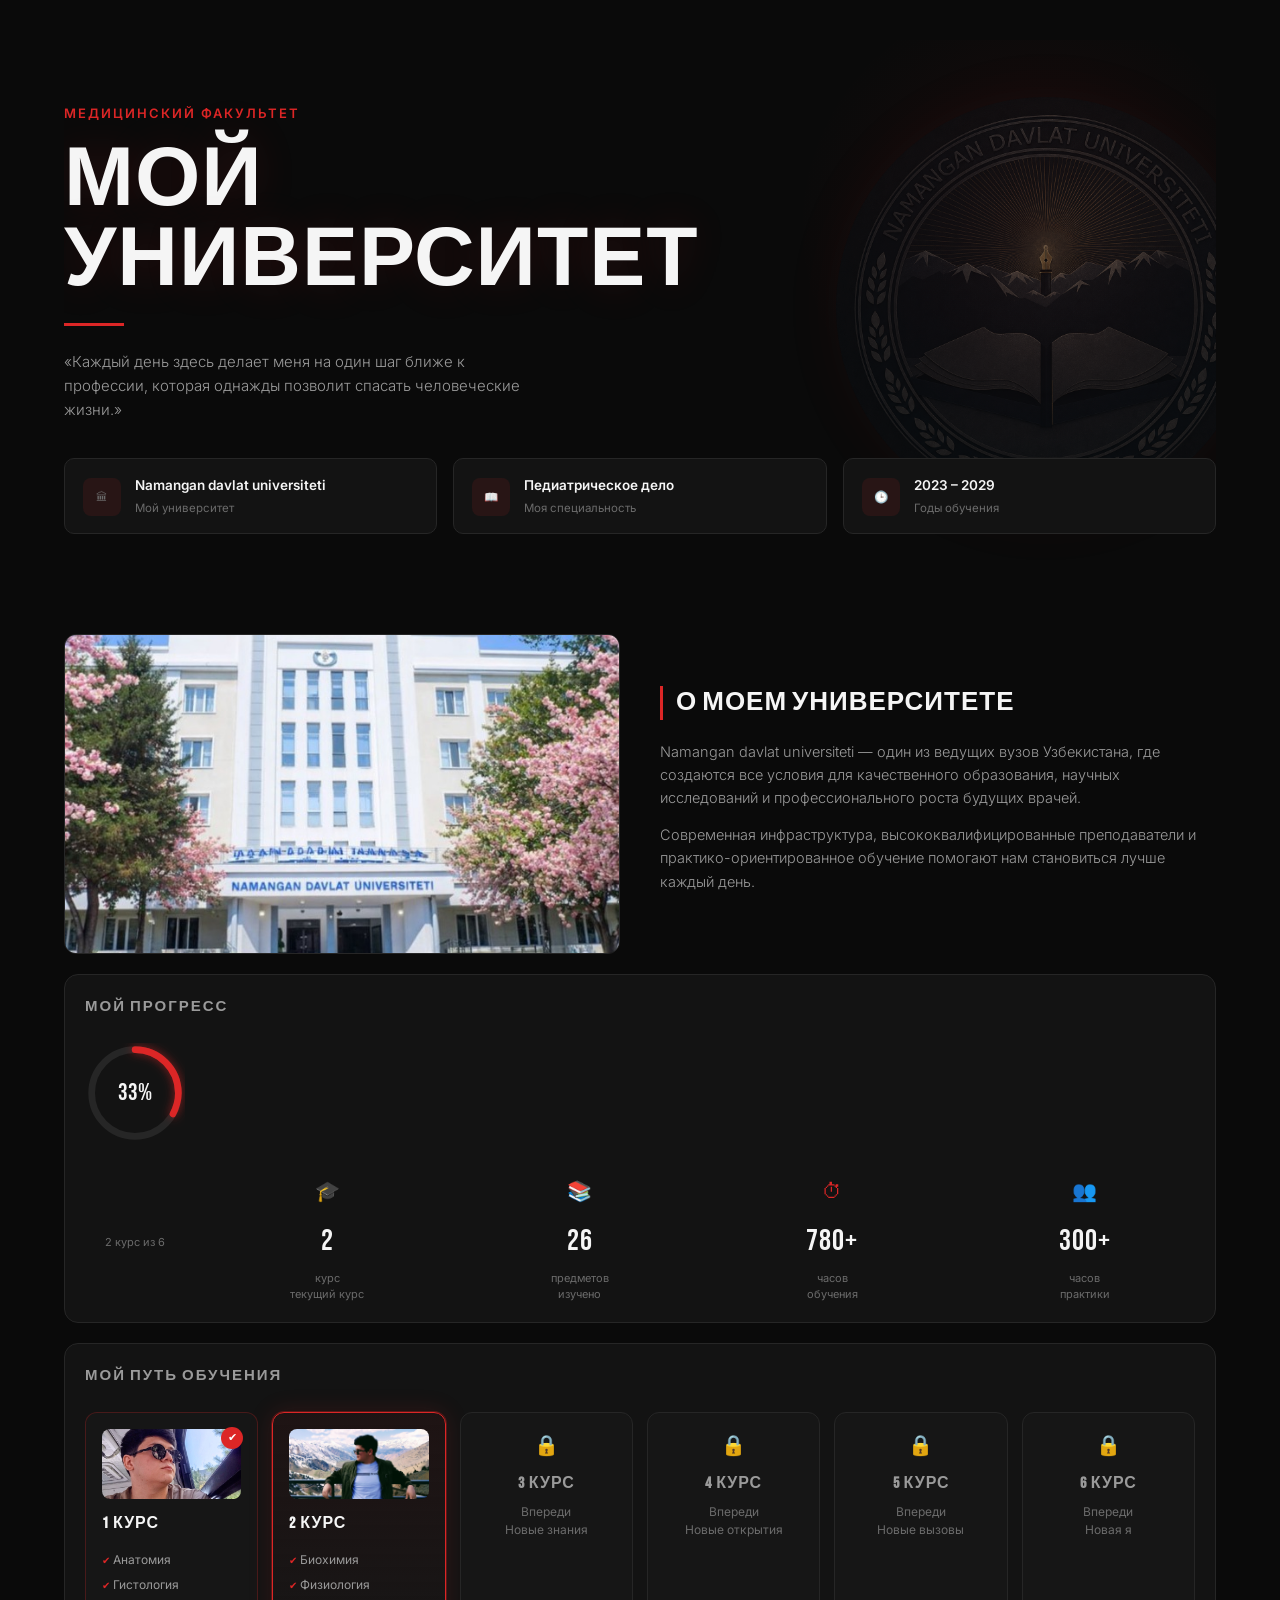
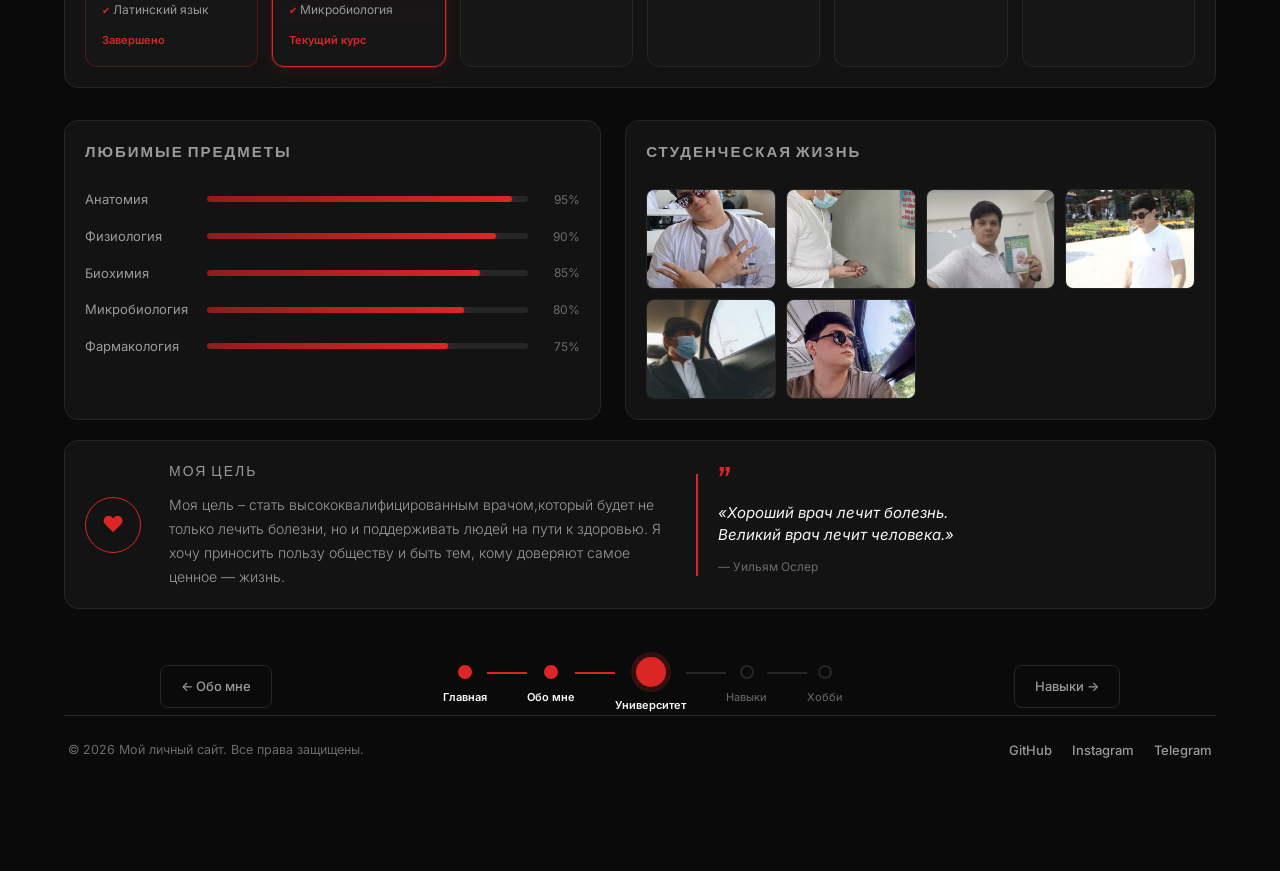
<file: university.html>
<!DOCTYPE html>
<html lang="ru">
<head>
    <meta charset="UTF-8">
    <meta name="viewport" content="width=device-width, initial-scale=1.0">
    <meta name="description" content="Достижения и учебный прогресс Шухратилло в медицинском университете Намангана — курсы, статистика, галерея.">
    <title>Университет</title>

    <link rel="stylesheet" href="university.css">
      <link rel="stylesheet" href="navigation.css">

    <link rel="preconnect" href="https://fonts.googleapis.com">

    <link href="https://fonts.googleapis.com/css2?family=Bebas+Neue&family=Inter:wght@300;400;600;700&display=swap" rel="stylesheet">
</head>

<body>

<section class="university">

    <div class="hero-university">

         <img src="namdufon.png" alt="" class="hero-fon">

        <span class="hero-subtitle">Медицинский факультет</span>

        <h1>МОЙ<br>УНИВЕРСИТЕТ</h1>

        <div class="hero-line"></div>

        <p>
            «Каждый день здесь делает меня
            на один шаг ближе к профессии,
            которая однажды позволит спасать человеческие жизни.»
        </p>

        <div class="info-cards">

            <div class="info-card">
                <span class="info-icon">🏛</span>
                <div>
                    <strong>Namangan davlat universiteti</strong>
                    <span>Мой университет</span>
                </div>
            </div>

            <div class="info-card">
                <span class="info-icon">📖</span>
                <div>
                    <strong>Педиатрическое дело</strong>
                    <span>Моя специальность</span>
                </div>
            </div>

            <div class="info-card">
                <span class="info-icon">🕒</span>
                <div>
                    <strong>2023 – 2029</strong>
                    <span>Годы обучения</span>
                </div>
            </div>

        </div>

    </div>



    <!-- О университете -->

    <div class="block reveal-left">

        <div class="block-image">
            <img src="namdu.jpg" alt="университет">
        </div>

        <div class="block-text">

            <h2>О моем университете</h2>

            <p>
                Namangan davlat universiteti — один из ведущих вузов
                Узбекистана, где создаются все условия для качественного
                образования, научных исследований и профессионального
                роста будущих врачей.
            </p>

            <p>
                Современная инфраструктура, высококвалифицированные
                преподаватели и практико-ориентированное обучение
                помогают нам становиться лучше каждый день.
            </p>

        </div>

    </div>



    <!-- Прогресс -->

    <div class="progress-panel reveal-scale">

        <h3 class="panel-title">Мой прогресс</h3>

        <div class="progress-stats">

            <div class="progress-circle" style="--percent: 33">
                <svg viewBox="0 0 120 120">
                    <circle class="circle-bg" cx="60" cy="60" r="52"></circle>
                    <circle class="circle-fill" cx="60" cy="60" r="52"></circle>
                </svg>
                <div class="circle-label">
                    <span class="circle-value">33%</span>
                </div>
            </div>
            <span class="circle-caption">2 курс из 6</span>

            <div class="stat-item">
                <span class="stat-icon">🎓</span>
                <span class="stat-value">2</span>
                <span class="stat-label">курс<br>текущий курс</span>
            </div>

            <div class="stat-item">
                <span class="stat-icon">📚</span>
                <span class="stat-value">26</span>
                <span class="stat-label">предметов<br>изучено</span>
            </div>

            <div class="stat-item">
                <span class="stat-icon">⏱</span>
                <span class="stat-value">780+</span>
                <span class="stat-label">часов<br>обучения</span>
            </div>

            <div class="stat-item">
                <span class="stat-icon">👥</span>
                <span class="stat-value">300+</span>
                <span class="stat-label">часов<br>практики</span>
            </div>

        </div>

    </div>



<!-- Путь обучения -->

<div class="path-panel reveal-up">

    <h3 class="panel-title">Мой путь обучения</h3>

    <div class="course-path">

        <div class="course-card done reveal-card">
            <div class="course-img" style="background-image:url('1kurs.jpg')"></div>
            <span class="course-check">✔</span>
            <h4>1 КУРС</h4>
            <ul>
                <li>Анатомия</li>
                <li>Гистология</li>
                <li>Латинский язык</li>
            </ul>
            <span class="course-status status-done">Завершено</span>
        </div>

        <div class="course-card active reveal-card">
            <div class="course-img" style="background-image:url('2kurs.jpg')"></div>
            <h4>2 КУРС</h4>
            <ul>
                <li>Биохимия</li>
                <li>Физиология</li>
                <li>Микробиология</li>
            </ul>
            <span class="course-status status-active">Текущий курс</span>
        </div>

        <div class="course-card locked reveal-card">
            <span class="course-lock">🔒</span>
            <h4>3 КУРС</h4>
            <p>Впереди<br>Новые знания</p>
        </div>

        <div class="course-card locked reveal-card">
            <span class="course-lock">🔒</span>
            <h4>4 КУРС</h4>
            <p>Впереди<br>Новые открытия</p>
        </div>

        <div class="course-card locked reveal-card">
            <span class="course-lock">🔒</span>
            <h4>5 КУРС</h4>
            <p>Впереди<br>Новые вызовы</p>
        </div>

        <div class="course-card locked reveal-card">
            <span class="course-lock">🔒</span>
            <h4>6 КУРС</h4>
            <p>Впереди<br>Новая я</p>
        </div>

    </div>

</div>



    <!-- Любимые предметы + Студенческая жизнь -->

    <div class="split-panel">

        <div class="subjects-panel reveal-left">

            <h3 class="panel-title">Любимые предметы</h3>

            <div class="skill-bars">

                <div class="skill-row">
    <span class="skill-name">Анатомия</span>
    <div class="skill-track"><div class="skill-fill" style="--fill-width:95%"></div></div>
    <span class="skill-percent">95%</span>
</div>

<div class="skill-row">
    <span class="skill-name">Физиология</span>
    <div class="skill-track"><div class="skill-fill" style="--fill-width:90%"></div></div>
    <span class="skill-percent">90%</span>
</div>

<div class="skill-row">
    <span class="skill-name">Биохимия</span>
    <div class="skill-track"><div class="skill-fill" style="--fill-width:85%"></div></div>
    <span class="skill-percent">85%</span>
</div>

<div class="skill-row">
    <span class="skill-name">Микробиология</span>
    <div class="skill-track"><div class="skill-fill" style="--fill-width:80%"></div></div>
    <span class="skill-percent">80%</span>
</div>

<div class="skill-row">
    <span class="skill-name">Фармакология</span>
    <div class="skill-track"><div class="skill-fill" style="--fill-width:75%"></div></div>
    <span class="skill-percent">75%</span>
</div>

            </div>

        </div>

        <section class="gallery reveal-right">

            <h3 class="panel-title">Студенческая жизнь</h3>

            <div class="gallery-grid">
                <img src="g1.jpg" alt="">
                <img src="g2.jpg" alt="">
                <img src="g3.jpg" alt="">
                <img src="g4.jpg" alt="">
                <img src="g5.jpg" alt="">
                <img src="g6.jpg" alt="">
            </div>

        </section>

    </div>



    <!-- Моя цель -->

    <div class="goal-panel reveal-blur">

        <div class="goal-icon">❤</div>

        <div class="goal-text">
            <span class="goal-label">Моя цель</span>
            <p>
                Моя цель – стать высококвалифицированным врачом,который будет не только лечить болезни,
                но и поддерживать людей на пути к здоровью.
                Я хочу приносить пользу обществу и быть тем,
                кому доверяют самое ценное — жизнь.
            </p>
        </div>

        <div class="goal-quote">
            <span class="quote-mark">”</span>
            <p>«Хороший врач лечит болезнь.<br>Великий врач лечит человека.»</p>
            <span class="quote-author">— Уильям Ослер</span>
        </div>

    </div>



    <!-- Навигация -->

    <!-- Навигация -->

<!-- Навигация -->

<div class="page-navigation">

    <a href="aboutme.html" class="nav-button">← Обо мне</a>

    <div class="progress">

        <a href="index.html" class="progress-step">
            <span class="step done"></span>
            <span class="step-label">Главная</span>
        </a>
        <span class="line done"></span>

        <a href="aboutme.html" class="progress-step">
            <span class="step done"></span>
            <span class="step-label">Обо мне</span>
        </a>
        <span class="line done"></span>

        <a href="university.html" class="progress-step">
            <span class="step active"></span>
            <span class="step-label">Университет</span>
        </a>
        <span class="line"></span>

        <a href="skills.html" class="progress-step">
            <span class="step"></span>
            <span class="step-label">Навыки</span>
        </a>
        <span class="line"></span>

        <a href="hobby.html" class="progress-step">
            <span class="step"></span>
            <span class="step-label">Хобби</span>
        </a>
        

    </div>

    <a href="skills.html" class="nav-button">Навыки →</a>

</div>

 <div class="footer-social">
        <span>© 2026 Мой личный сайт. Все права защищены.</span>
        <div class="social-icons">
            <a href="https://github.com/shukhratillo-papper" target="_blank">GitHub</a>
            <a href="https://instagram.com/mr_shuxratitllo" target="_blank">Instagram</a>
            <a href="https://t.me/PEPPER_4829" target="_blank">Telegram</a>
        </div>
    </div>

</section>


<script>
const revealObserver = new IntersectionObserver((entries) => {
    entries.forEach(entry => {
        if (entry.isIntersecting) {
            entry.target.classList.add('is-visible');
            revealObserver.unobserve(entry.target);
        }
    });
}, { threshold: 0.15 });

document.querySelectorAll(
    '.reveal-left, .reveal-right, .reveal-up, .reveal-scale, .reveal-blur, .reveal-card, .skill-row, .gallery-grid img'
).forEach(el => revealObserver.observe(el));
</script>

</body>
</html>
</file>
<file: return.css>
body{
    background: #0a0a0f;
    font-family: 'Inter', sans-serif;
}

*{
    margin: 0;
    padding: 0;
    box-sizing: border-box;
}


.hero {
    width: 100%;
    min-height: 100vh;
    display: flex;
    align-items: center;
    justify-content: center;
    flex-direction: column;
    position: relative;
    padding: 3rem 2rem;
    overflow: hidden;
}

.hero-bg-img {
    position: absolute;
    inset: 0;
    width: 100%;
    height: 100%;
    object-fit: cover;
    object-position: center top;
    z-index: -2;
}



.hero::before {
    content: '';
    position: absolute;
    inset: 0;
    background: rgba(10, 10, 15, 0.45);
    z-index: -1;
}

.content{
    color: white;
    text-align: center;
    z-index: 1;
    position: relative;
    margin-top: 40px;
}

.content h1{
    font-family: 'Bebas Neue', sans-serif;
    font-size: clamp(2.5rem, 6vw, 4.5rem);
    letter-spacing: 3px;
    line-height: 1;
    margin-bottom: 0.5rem;
}

.content .role-primary {
    color: #e11d2e;
    font-size: 0.9rem;
    font-weight: 600;
    text-transform: uppercase;
    letter-spacing: 2px;
    margin-bottom: 4px;
}

.content .role-secondary {
    color: #cccccc;
    font-size: 0.85rem;
    letter-spacing: 1px;
    margin-bottom: 18px;
}

.content .tagline {
    color: rgba(255, 255, 255, 0.55);
    font-size: 0.8rem;
    font-weight: 300;
    font-style: italic;
    letter-spacing: 0.3px;
    max-width: 480px;
    margin: 0 auto;
    padding-top: 14px;
    border-top: 1px solid rgba(255, 255, 255, 0.12);
    line-height: 1.6;
}

hr{
    border: none;
    border-top: 1px solid rgba(255, 255, 255, 0.15);
    width: 80%;
    margin: 2.5rem auto;
    position: relative;
    z-index: 1;
}











ul{
    margin: 0;
    padding: 0;
    list-style: none;
}

nav{
    position: fixed;
    display: flex;
    align-items: center;
    justify-content: center;
    padding: 0 30px;
    /* position: relative; */
    z-index: 10000;
    backdrop-filter: blur(10px);
    width: 100%;
    top: 0;

}

.menu{
    margin: 0;
    padding: 0;
    display: flex;
    justify-content: center;
    align-items: stretch;
    height: 80px;
}

.menu li{
    display: flex;
    width: 130px;
    color: rgb(255 255 255/ 96%);
    transition: 0.3s ease-in-out;
    position: relative;
    justify-content: center;
    align-items: center;
    height: 80px;
}

.menu li:hover .submenu{
    height: 120px;
    opacity: 1;
    /* visibility: hidden; */
}

.menu>li:hover>a{
    opacity: 1;
}

.menu>li:hover>a::before{
    visibility: visible;
    scale: 1 1;
}

.submenu{
    display: flex;
    overflow: hidden;
    position: absolute;
    left: 0;
    display: flex;
    justify-content: center;
    align-items: stretch;
    width: 180px;
    background: linear-gradient(
        rgb(0 0 0/16%),
        rgb(0 0 0 / 0%)
    );
    backdrop-filter: blur(10px);
    height: 0;
    line-height: 40px;
    box-sizing: border-box;
    transition: height 0.3s ease-in-out;
    z-index: 100;
    top: 100%;
    left: 50%;
    transform: translateX(-50%);
    flex-direction: column;
    background: rgba(15, 15, 15, .9);
    border-radius: 12px;
    transition: .3s;
     
}

.menu li .submenu a{
    color: #fff;
    /* opacity: 0; */
    font-size: 16px;
    transition: opacity (.25s);
}

.menu>li .submenu>a{
    opacity: 0.7;
}


.menu>li .submenu a:hover{
    background: linear-gradient(
        rgb(0 0 0 / 38%),
        rgb(0 0 0 / 0%)
    );
    opacity: 1;
    
}

.menu>li a{
    display: flex;
    align-items: center;
    justify-content: center;
    padding: 0 7px;
    font-size: 16px;
    text-decoration: none;
    position: relative;
    height: 100%;
    transition: 0.3s;
    color: rgba(255, 255, 255, 0.75);
}


.menu>li>a::before{
    content: '';
    position: absolute;
    width: 100%;
    height: 3px;
    bottom: 3px;
    left: 0px;
    border-radius: 3px;
    background-color: rgb(255 255 255 / 78%);
    transition: 0.2s ease-in-out;
    visibility: hidden;
}

@media (max-width: 600px) {
    .menu li {
        width: auto;
        min-width: 60px;
    }
    
    .menu > li > a {
        font-size: 13px;
        padding: 0 6px;
    }
    
    nav {
        padding: 0 5px;
    }
}


html{
    scroll-behavior:smooth;
}



#contact-form {
  max-width: 500px;
  padding: 40px 20px;
}

#contact-form h2 {
  font-size: 32px;
  margin-bottom: 10px;
}

.contact-subtitle {
  color: #aaa;
  margin-bottom: 30px;
  line-height: 1.5;
}

.input-group {
  display: flex;
  align-items: center;
  background: #111;
  border: 1px solid #333;
  border-radius: 8px;
  padding: 12px 16px;
  margin-bottom: 15px;
  transition: border-color 0.2s;
}

.input-group:focus-within {
  border-color: #e63946;
}

.input-group .icon {
  margin-right: 12px;
  opacity: 0.7;
}

.input-group input,
.input-group textarea {
  background: transparent;
  border: none;
  outline: none;
  color: #fff;
  width: 100%;
  font-size: 15px;
}

.textarea-group {
  align-items: flex-start;
}

.textarea-group textarea {
  min-height: 100px;
  resize: vertical;
}

#contact-form button {
  width: 100%;
  background: transparent;
  color: #e63946;
  border: 1px solid #e63946;
  padding: 14px;
  border-radius: 8px;
  font-weight: 600;
  font-size: 15px;
  cursor: pointer;
  transition: background 0.2s, color 0.2s;
}

#contact-form button:hover {
  background: #e63946;
  color: #fff;
}

.contact-footer {
  margin-top: 20px;
  color: #888;
  font-size: 13px;
}

#formStatus {
  margin-top: 15px;
  color: #e63946;
}



#contactForm {
  transition: opacity 0.4s ease, transform 0.4s ease;
}

.success-message {
  text-align: center;
  padding: 40px 20px;
  opacity: 0;
  transform: translateY(10px);
  transition: opacity 0.4s ease, transform 0.4s ease;
}

.success-icon {
  width: 60px;
  height: 60px;
  background: #e63946;
  color: #fff;
  border-radius: 50%;
  display: flex;
  align-items: center;
  justify-content: center;
  font-size: 28px;
  margin: 0 auto 20px;
}

.success-message h3 {
  font-size: 24px;
  margin-bottom: 10px;
  color: #fff;
}

.success-message p {
  color: #aaa;
}



#formWrapper {
  transition: opacity 0.4s ease, transform 0.4s ease;
}

.success-message {
  text-align: center;
  padding: 40px 20px;
  opacity: 0;
  transform: translateY(10px);
  transition: opacity 0.4s ease, transform 0.4s ease;
}

.success-icon {
  width: 60px;
  height: 60px;
  background: #e63946;
  color: #fff;
  border-radius: 50%;
  display: flex;
  align-items: center;
  justify-content: center;
  font-size: 28px;
  margin: 0 auto 20px;
}

.success-message h3 {
  font-size: 24px;
  margin-bottom: 10px;
  color: #fff;
}

.success-message p {
  color: #aaa;
}
</file>
<file: aboutme.css>
/* ===== BASE ===== */
* {
    margin: 0;
    padding: 0;
    box-sizing: border-box;
}

:root {
    --red: #c0392b;
    --red-bright: #e74c3c;
    --bg-black: #09090d;
    --glass-bg: rgba(20,20,20,.45);
    --glass-border: rgba(255,255,255,.08);
    --text-white: #ffffff;
    --text-gray: #cfcfcf;
    --text-gray-dim: #8a8a8a;
    --font-display: 'Bebas Neue', sans-serif;
    --font-body: 'Inter', sans-serif;
}

body {
    margin: 0;
    background: var(--bg-black);
    color: var(--text-white);
    font-family: var(--font-body);
    background-image: url(i.jpg);
    background-size: cover;
    background-position: center;
    background-attachment: fixed;
}

body::before {
    content: "";
    position: fixed;
    inset: 0;
    background: rgba(5,5,10,.82);
    z-index: -1;
}

.aboutme {
    width: 90%;
    max-width: 1300px;
    margin: auto;
    padding: 80px 0 40px;
}

/* Общая анимация появления при скролле */
.aboutme-hero,
.info-block,
.philosophy-block,
.quality-card,
.activity-card,
.goal-split {
    opacity: 0;
    transform: translateY(60px);
    transition: 0.8s ease;
}

.aboutme-hero.show,
.info-block.show,
.philosophy-block.show,
.quality-card.show,
.activity-card.show,
.goal-split.show {
    opacity: 1;
    transform: translateY(0);
}

/* ===== HERO ===== */
.aboutme-hero {
    display: flex;
    align-items: center;
    gap: 60px;
    margin-bottom: 40px;
}

.photo-box {
    position: relative;
    flex-shrink: 0;
    width: 200px;
    height: 200px;
}

.photo-box img {
    width: 100%;
    height: 100%;
    object-fit: cover;
    border-radius: 50%;
    border: 3px solid rgba(255,255,255,.1);
    box-shadow: 0 0 0 6px rgba(192,57,43,.15), 0 20px 40px rgba(0,0,0,.5);
    position: relative;
    z-index: 1;
    transition: 0.5s;
}

.photo-box::before {
    content: "";
    position: absolute;
    inset: -14px;
    border-radius: 50%;
    border: 2px solid rgba(192,57,43,.4);
    animation: spin 12s linear infinite;
}

.photo-box::after {
    content: "";
    position: absolute;
    inset: -26px;
    border-radius: 50%;
    background: radial-gradient(circle, rgba(192,57,43,.35), transparent 70%);
    filter: blur(20px);
    z-index: 0;
    animation: pulse-glow 3s ease-in-out infinite;
}

.photo-box:hover img {
    transform: scale(1.05);
}

@keyframes spin {
    from { transform: rotate(0deg); }
    to { transform: rotate(360deg); }
}

@keyframes pulse-glow {
    0%, 100% { opacity: 0.5; }
    50% { opacity: 0.9; }
}

.hero-text h1 {
    font-family: var(--font-display);
    font-size: clamp(42px, 6vw, 64px);
    letter-spacing: 3px;
    line-height: 1;
    margin-bottom: 12px;
}

.hero-subtitle {
    display: inline-block;
    color: var(--red-bright);
    font-size: 14px;
    font-weight: 600;
    letter-spacing: 1px;
    text-transform: uppercase;
    margin-bottom: 18px;
}

.hero-text .quote {
    max-width: 520px;
    color: var(--text-gray);
    font-size: 17px;
    font-style: italic;
    line-height: 1.6;
}

@media (max-width: 750px) {
    .aboutme-hero {
        flex-direction: column;
        text-align: center;
        gap: 30px;
    }
}

/* ===== GLASS PANEL (общая база для карточек) ===== */
.info-block,
.philosophy-block,
.goal-card,
.facts-card {
    background: var(--glass-bg);
    backdrop-filter: blur(12px);
    border: 1px solid var(--glass-border);
    border-radius: 25px;
    padding: 40px;
}

/* ===== КТО Я ===== */
.info-block {
    display: flex;
    align-items: flex-start;
    gap: 28px;
    margin-bottom: 30px;
}

.info-icon {
    flex-shrink: 0;
    width: 56px;
    height: 56px;
    display: flex;
    align-items: center;
    justify-content: center;
    background: rgba(192,57,43,.15);
    border: 1px solid rgba(192,57,43,.35);
    border-radius: 50%;
    font-size: 22px;
}

.info-content h3 {
    font-family: var(--font-display);
    font-size: 20px;
    letter-spacing: 2px;
    color: var(--red-bright);
    margin-bottom: 14px;
}

.info-content p {
    color: var(--text-gray);
    font-size: 16px;
    line-height: 1.9;
}

.info-content .accent {
    color: var(--red-bright);
    font-weight: 600;
}

@media (max-width: 600px) {
    .info-block {
        flex-direction: column;
        align-items: center;
        text-align: center;
    }
}

/* ===== МОЯ ФИЛОСОФИЯ ===== */
.philosophy-block {
    display: flex;
    align-items: center;
    gap: 30px;
    margin-bottom: 60px;
    position: relative;
    overflow: hidden;
}

.philosophy-block::after {
    content: "";
    position: absolute;
    right: -40px;
    top: 50%;
    transform: translateY(-50%);
    width: 220px;
    height: 220px;
    background: radial-gradient(circle, rgba(192,57,43,.12), transparent 70%);
    z-index: 0;
    pointer-events: none;
}

.philosophy-icon {
    flex-shrink: 0;
    font-size: 30px;
    color: var(--red-bright);
    opacity: 0.85;
}

.philosophy-content {
    position: relative;
    z-index: 1;
    text-align: center;
    width: 100%;
}

.q-mark {
    display: block;
    font-family: var(--font-display);
    font-size: 40px;
    color: var(--red);
    line-height: 0.4;
}

.q-mark-end {
    margin-top: 14px;
}

.philosophi-p {
    color: var(--text-white);
    font-size: 24px;
    font-style: italic;
    line-height: 1.5;
    margin: 10px 0;
}

.philosophy-sub {
    color: var(--text-gray-dim);
    font-size: 15px;
    max-width: 520px;
    margin: 10px auto 0;
    line-height: 1.7;
}

@media (max-width: 600px) {
    .philosophy-block {
        flex-direction: column;
    }
}


/* ===== SECTION TITLE ===== */
.section-title {
    text-align: center;
    margin: 20px 0 30px;
}

.section-title h2 {
    display: inline-block;
    font-family: var(--font-display);
    font-size: 22px;
    letter-spacing: 3px;
    color: var(--text-gray);
    position: relative;
    padding-bottom: 12px;
}

.section-title h2::after {
    content: "";
    position: absolute;
    left: 50%;
    bottom: 0;
    transform: translateX(-50%);
    width: 50px;
    height: 2px;
    background: var(--red);
}

/* ===== QUALITIES GRID ===== */
.qualities-grid {
    display: grid;
    grid-template-columns: repeat(4, 1fr);
    gap: 20px;
    margin-bottom: 60px;
}

.quality-card {
    background: var(--glass-bg);
    backdrop-filter: blur(12px);
    border: 1px solid var(--glass-border);
    border-radius: 20px;
    padding: 30px 24px;
    text-align: center;
    transition: transform 0.35s ease, border-color 0.35s ease, background 0.35s ease;
}

.quality-card:hover {
    transform: translateY(-8px);
    border-color: rgba(192,57,43,.4);
    background: rgba(192,57,43,.1);
}

.quality-icon {
    width: 54px;
    height: 54px;
    margin: 0 auto 18px;
    display: flex;
    align-items: center;
    justify-content: center;
    font-size: 22px;
    background: rgba(192,57,43,.15);
    border: 1px solid rgba(192,57,43,.3);
    border-radius: 16px;
    transition: 0.35s ease;
}

.quality-card:hover .quality-icon {
    background: var(--red);
    box-shadow: 0 0 20px rgba(192,57,43,.5);
}

.quality-card h4 {
    font-family: var(--font-display);
    font-size: 16px;
    letter-spacing: 1.5px;
    color: var(--text-white);
    margin-bottom: 12px;
}

.quality-card p {
    color: var(--text-gray-dim);
    font-size: 13.5px;
    line-height: 1.6;
}

@media (max-width: 900px) {
    .qualities-grid {
        grid-template-columns: repeat(2, 1fr);
    }
}

@media (max-width: 480px) {
    .qualities-grid {
        grid-template-columns: 1fr;
    }
}

/* ===== ACTIVITIES GRID ===== */
.activities-grid {
    display: grid;
    grid-template-columns: repeat(2, 1fr);
    gap: 24px;
    margin-bottom: 60px;
}

.activity-card {
    position: relative;
    height: 240px;
    border-radius: 22px;
    overflow: hidden;
    background-size: cover;
    background-position: center;
    border: 1px solid var(--glass-border);
    cursor: pointer;
}

.activity-card::before {
    content: "";
    position: absolute;
    inset: 0;
    background: linear-gradient(180deg, rgba(9,9,13,.35) 0%, rgba(9,9,13,.92) 85%);
    transition: background 0.4s ease;
    z-index: 1;
}

.activity-card:hover::before {
    background: linear-gradient(180deg, rgba(192,57,43,.25) 0%, rgba(9,9,13,.92) 85%);
}

.activity-card img {
    display: none; /* если решите заменить background-image на <img>, скрыто по умолчанию */
}

.activity-overlay {
    position: relative;
    z-index: 2;
    height: 100%;
    display: flex;
    flex-direction: column;
    justify-content: flex-end;
    padding: 26px;
    transition: transform 0.4s ease;
}

.activity-card:hover .activity-overlay {
    transform: translateY(-6px);
}

.activity-icon {
    display: inline-flex;
    align-items: center;
    justify-content: center;
    width: 40px;
    height: 40px;
    margin-bottom: 12px;
    font-size: 16px;
    color: var(--red-bright);
    background: rgba(192,57,43,.18);
    border: 1px solid rgba(192,57,43,.4);
    border-radius: 10px;
}

.activity-overlay h4 {
    font-family: var(--font-display);
    font-size: 20px;
    letter-spacing: 2px;
    color: var(--red-bright);
    margin-bottom: 10px;
}

.activity-overlay p {
    color: var(--text-gray);
    font-size: 13.5px;
    line-height: 1.6;
    max-width: 320px;
}

@media (max-width: 750px) {
    .activities-grid {
        grid-template-columns: 1fr;
    }
}

/* ===== GOAL SPLIT ===== */
.goal-split {
    display: grid;
    grid-template-columns: 1.3fr 1fr;
    gap: 24px;
    margin-bottom: 50px;
}

.goal-card {
    display: flex;
    flex-direction: column;
    justify-content: center;
    position: relative;
    overflow: hidden;
}

.goal-card::before {
    content: "🚩";
    position: absolute;
    right: 20px;
    bottom: 10px;
    font-size: 90px;
    opacity: 0.05;
}

.goal-label {
    color: var(--red-bright);
    font-size: 13px;
    font-weight: 600;
    letter-spacing: 2px;
    text-transform: uppercase;
    margin-bottom: 14px;
}

.goal-card h3 {
    font-size: 24px;
    font-weight: 600;
    line-height: 1.4;
    margin-bottom: 16px;
}

.goal-card p {
    color: var(--text-gray-dim);
    font-size: 14.5px;
    line-height: 1.7;
    max-width: 420px;
}

/* ===== FACTS CARD ===== */
.facts-card {
    display: flex;
    flex-direction: column;
}

.facts-label {
    color: var(--text-gray);
    font-size: 13px;
    font-weight: 600;
    letter-spacing: 2px;
    text-transform: uppercase;
    margin-bottom: 20px;
}

.facts-grid {
    display: grid;
    grid-template-columns: repeat(2, 1fr);
    gap: 20px;
    flex-grow: 1;
}

.fact-item {
    display: flex;
    flex-direction: column;
    align-items: flex-start;
    gap: 6px;
    padding: 16px;
    background: rgba(255,255,255,.03);
    border: 1px solid var(--glass-border);
    border-radius: 14px;
    transition: 0.3s ease;
}

.fact-item:hover {
    border-color: rgba(192,57,43,.4);
    background: rgba(192,57,43,.08);
}

.fact-icon {
    font-size: 16px;
    color: var(--red-bright);
}

.fact-value {
    font-family: var(--font-display);
    font-size: 28px;
    color: var(--text-white);
}

.fact-desc {
    font-size: 12px;
    color: var(--text-gray-dim);
}

@media (max-width: 800px) {
    .goal-split {
        grid-template-columns: 1fr;
    }
}

/* ===== CLOSING QUOTE ===== */
.closing-quote {
    text-align: center;
    color: var(--text-gray-dim);
    font-style: italic;
    font-size: 16px;
    margin: 40px 0 20px;
    position: relative;
}

.closing-quote::before {
    content: "❝";
    display: block;
    font-family: var(--font-display);
    font-size: 36px;
    color: var(--red);
    margin-bottom: 6px;
}

/* ===== PAGE NAV (кнопки внутри страницы, старый стиль сохранён) ===== */
.page-nav {
    width: 100%;
    display: flex;
    justify-content: center;
    align-items: center;
    gap: 50px;
    margin: 60px 0 40px;
}

.nav-btn {
    width: 220px;
    height: 70px;
    display: flex;
    justify-content: center;
    align-items: center;
    color: white;
    text-decoration: none;
    border: 2px solid var(--red);
    border-radius: 60px;
    font-size: 18px;
    font-weight: 500;
    transition: 0.35s;
}

.nav-btn:hover {
    background: var(--red);
    transform: translateY(-6px);
    box-shadow: 0 0 25px rgba(192,57,43,.5);
}

.page-number {
    width: 70px;
    height: 70px;
    display: flex;
    justify-content: center;
    align-items: center;
    border-radius: 50%;
    background: var(--red);
    color: white;
    font-size: 26px;
    font-weight: bold;
    box-shadow: 0 0 30px rgba(192,57,43,.5);
}

@media (max-width: 600px) {
    .page-nav {
        gap: 20px;
    }
    .nav-btn {
        width: 140px;
        height: 56px;
        font-size: 14px;
    }
}

.footer-social {
    display: flex;
    align-items: center;
    justify-content: space-between;
    padding: 24px 4px 10px;
    border-top: 1px solid var(--border-color);
    flex-wrap: wrap;
    gap: 16px;
}

.footer-social span {
    font-size: 12.5px;
    color: var(--text-gray-dim);
}

.social-icons {
    display: flex;
    gap: 20px;
}

.social-icons a {
    color: var(--text-gray);
    text-decoration: none;
    font-size: 13px;
    font-weight: 500;
    transition: color 0.25s ease;
}

.social-icons a:hover {
    color: var(--red);
}

@media (max-width: 600px) {
    .footer-social {
        flex-direction: column;
        text-align: center;
    }
}
</file>
<file: navigation.css>
/* ===== PAGE NAVIGATION (единый компонент для всех страниц) ===== */

.page-navigation {
    width: 1000px;
    display: flex;
    align-items: center;
    justify-content: space-between;
    margin-top: 48px;
    max-width: 1200px;
    padding: 0 20px;
    margin-left: auto;
    margin-right: auto;
}

.nav-button {
    color: var(--text-gray, #9a9a9a);
    text-decoration: none;
    font-size: 13px;
    font-weight: 500;
    border: 1px solid var(--border-color, #262626);
    border-radius: 8px;
    padding: 10px 20px;
    white-space: nowrap;
    transition: border-color 0.2s ease, color 0.2s ease;
}

.nav-button:hover {
    border-color: var(--red, #dc2626);
    color: var(--text-white, #f5f5f5);
}

.nav-button.disabled {
    opacity: 0.3;
    pointer-events: none;
}

/* ===== PROGRESS ===== */
.progress {
    display: flex;
    align-items: flex-start;
    gap: 0;
}

.progress-step {
    display: flex;
    flex-direction: column;
    align-items: center;
    gap: 10px;
    text-decoration: none;
    padding-top: 8px;
    cursor: pointer;
}

.step {
    width: 14px;
    height: 14px;
    border-radius: 50%;
    background: transparent;
    border: 2px solid var(--border-color, #262626);
    flex-shrink: 0;
    transition: all 0.25s ease;
}

.step.done {
    background: var(--red, #dc2626);
    border-color: var(--red, #dc2626);
}

.step.active {
    width: 30px;
    height: 30px;
    background: var(--red, #dc2626);
    border-color: var(--red, #dc2626);
    box-shadow: 0 0 0 5px rgba(220,38,38,0.2);
    margin-top: -8px;
}

.step-label {
    font-size: 11px;
    color: var(--text-gray-dim, #6b6b6b);
    white-space: nowrap;
    transition: color 0.25s ease, transform 0.25s ease;
}

.progress-step:has(.step.done) .step-label,
.progress-step:has(.step.active) .step-label {
    color: var(--text-white, #f5f5f5);
    font-weight: 600;
}

.progress-step:hover .step {
    transform: scale(1.4);
    border-color: var(--red, #dc2626);
    background: var(--red, #dc2626);
    box-shadow: 0 0 0 5px rgba(220,38,38,0.25);
}

.progress-step:hover .step-label {
    color: var(--red, #dc2626);
    transform: translateY(-2px);
}

.line {
    width: 40px;
    height: 2px;
    background: var(--border-color, #262626);
    margin-top: 15px;
    flex-shrink: 0;
}

.line.done {
    background: var(--red, #dc2626);
}

@media (max-width: 700px) {
    .progress {
        display: none;
    }
    .page-navigation {
        justify-content: center;
        gap: 16px;
    }
}

@media (max-width: 700px) {
    .progress {
        display: none;
    }
    .page-navigation {
        width: 100%;
        justify-content: center;
        gap: 16px;
    }
}
</file>
<file: hobby.css>
/* ===== BASE ===== */
* {
    margin: 0;
    padding: 0;
    box-sizing: border-box;
}

:root {
    --bg-black: #0a0a0a;
    --bg-panel: #131313;
    --bg-card: #171717;
    --border-color: #262626;
    --red: #e11d2e;
    --red-dark: #7a1018;
    --text-white: #f5f5f5;
    --text-gray: #9a9a9a;
    --text-gray-dim: #6b6b6b;
    --font-display: 'Bebas Neue', sans-serif;
    --font-body: 'Inter', sans-serif;
}

html, body {
    width: 100%;
    overflow-x: hidden;
}

body {
    background: var(--bg-black);
    color: var(--text-white);
    font-family: var(--font-body);
    line-height: 1.6;
}

.hobby {
    width: 100%;
    max-width: 1600px;
    margin: 0 auto;
    padding: 50px clamp(20px, 5vw, 80px) 60px;
}

/* ===== HERO ===== */
.hero-hobby {
    display: grid;
    grid-template-columns: 1fr 1.1fr;
    align-items: center;
    gap: 40px;
    margin-bottom: 50px;
}

.hero-hobby-text h1 {
    font-family: var(--font-display);
    font-size: clamp(48px, 7vw, 76px);
    line-height: 0.95;
    letter-spacing: 1px;
    color: var(--text-white);
    margin-bottom: 20px;
    opacity: 0;
    animation: fadeUp 0.8s ease forwards 0.1s;
}

.hero-hobby-text h1 .accent {
    color: var(--red);
    text-shadow: 0 0 40px rgba(225,29,46,0.35);
}

.hero-hobby-text > p {
    color: var(--text-gray);
    font-size: 15px;
    font-weight: 300;
    max-width: 400px;
    margin-bottom: 24px;
    opacity: 0;
    animation: fadeUp 0.8s ease forwards 0.35s;
}

.hero-quote {
    display: flex;
    align-items: flex-start;
    gap: 12px;
    border-left: 2px solid var(--red);
    padding-left: 16px;
    opacity: 0;
    animation: fadeUp 0.8s ease forwards 0.55s;
}

.hero-quote .quote-mark {
    font-family: var(--font-display);
    font-size: 34px;
    color: var(--red);
    line-height: 0.6;
}

.hero-quote p {
    font-size: 14.5px;
    color: var(--text-gray);
    font-style: italic;
    max-width: 320px;
}

@keyframes fadeUp {
    from { opacity: 0; transform: translateY(24px); }
    to   { opacity: 1; transform: translateY(0); }
}

/* ===== HERO IMAGE ===== */
.hero-hobby-image {
    position: relative;
    height: 320px;
    border-radius: 20px;
    overflow: hidden;
    border: 1px solid var(--border-color);
    opacity: 0;
    animation: fadeScaleIn 1s ease forwards 0.3s;
}

.hero-hobby-image img {
    width: 100%;
    height: 100%;
    object-fit: cover;
    display: block;
    filter: brightness(0.85);
}

.hero-hobby-image::after {
    content: "";
    position: absolute;
    inset: 0;
    background: linear-gradient(90deg, rgba(10,10,10,0.5) 0%, transparent 40%);
    pointer-events: none;
}

@keyframes fadeScaleIn {
    from { opacity: 0; transform: scale(0.9); }
    to   { opacity: 1; transform: scale(1); }
}

@media (max-width: 900px) {
    .hero-hobby {
        grid-template-columns: 1fr;
        text-align: center;
    }
    .hero-hobby-text > p,
    .hero-quote p {
        margin-left: auto;
        margin-right: auto;
    }
    .hero-quote {
        justify-content: center;
        text-align: left;
    }
    .hero-hobby-image {
        height: 220px;
    }
}

/* ===== PANEL SHELL ===== */
.panel {
    background: var(--bg-panel);
    border: 1px solid var(--border-color);
    border-radius: 16px;
    padding: 30px;
    margin-bottom: 24px;
    opacity: 0;
    transform: translateY(50px);
    transition: opacity 0.9s ease, transform 0.9s ease;
}

.panel.is-visible,
.reveal-up.is-visible {
    opacity: 1;
    transform: translateY(0);
}

.panel-title {
    display: flex;
    align-items: center;
    gap: 10px;
    font-family: var(--font-display);
    font-size: 18px;
    letter-spacing: 1.5px;
    color: var(--text-white);
    margin-bottom: 26px;
}

.title-icon {
    color: var(--red);
    font-size: 16px;
}

/* ===== SPOTIFY EMBED ===== */
.spotify-embed {
    display: flex;
    flex-direction: column;
    gap: 14px;
}

.spotify-embed iframe {
    opacity: 0;
    transform: translateY(20px);
    transition: opacity 0.6s ease, transform 0.6s ease;
}

.panel.is-visible .spotify-embed iframe:nth-child(1) { opacity: 1; transform: translateY(0); transition-delay: 0.05s; }
.panel.is-visible .spotify-embed iframe:nth-child(2) { opacity: 1; transform: translateY(0); transition-delay: 0.15s; }
.panel.is-visible .spotify-embed iframe:nth-child(3) { opacity: 1; transform: translateY(0); transition-delay: 0.25s; }
.panel.is-visible .spotify-embed iframe:nth-child(4) { opacity: 1; transform: translateY(0); transition-delay: 0.35s; }
.panel.is-visible .spotify-embed iframe:nth-child(5) { opacity: 1; transform: translateY(0); transition-delay: 0.45s; }

/* ===== PODCAST GRID ===== */
.podcast-grid {
    display: grid;
    grid-template-columns: repeat(2, 1fr);
    gap: 20px;
}

.podcast-card {
    position: relative;
    display: block;
    height: 220px;
    border-radius: 14px;
    overflow: hidden;
    background-size: cover;
    background-position: center;
    border: 1px solid var(--border-color);
    text-decoration: none;
    cursor: pointer;
}

.podcast-card::before {
    content: "";
    position: absolute;
    inset: 0;
    background: linear-gradient(180deg, rgba(9,9,13,0.15) 0%, rgba(9,9,13,0.9) 90%);
    transition: background 0.4s ease;
    z-index: 1;
}

.podcast-card:hover::before {
    background: linear-gradient(180deg, rgba(225,29,46,0.25) 0%, rgba(9,9,13,0.92) 90%);
}

.podcast-overlay {
    position: relative;
    z-index: 2;
    height: 100%;
    display: flex;
    align-items: flex-end;
    justify-content: space-between;
    padding: 22px;
    transition: transform 0.4s ease;
}

.podcast-card:hover .podcast-overlay {
    transform: translateY(-4px);
}

.podcast-info h4 {
    font-family: var(--font-display);
    font-size: 20px;
    letter-spacing: 1.5px;
    color: var(--text-white);
    margin-bottom: 8px;
}

.podcast-info p {
    font-size: 13px;
    color: var(--text-gray);
    max-width: 280px;
}

.play-btn {
    flex-shrink: 0;
    width: 46px;
    height: 46px;
    display: flex;
    align-items: center;
    justify-content: center;
    background: rgba(225,29,46,0.15);
    border: 1px solid var(--red);
    color: var(--red);
    border-radius: 50%;
    font-size: 14px;
    transition: 0.3s ease;
}

.podcast-card:hover .play-btn {
    background: var(--red);
    color: #fff;
    box-shadow: 0 0 20px rgba(225,29,46,0.5);
    transform: scale(1.1);
}

/* Появление карточек волной */
.reveal-card {
    opacity: 0;
    transform: translateY(36px) scale(0.96);
    transition: opacity 0.6s ease, transform 0.6s ease;
}

.reveal-card.is-visible {
    opacity: 1;
    transform: translateY(0) scale(1);
}

.podcast-card:nth-child(1).is-visible { transition-delay: 0s; }
.podcast-card:nth-child(2).is-visible { transition-delay: 0.15s; }

@media (max-width: 700px) {
    .podcast-grid {
        grid-template-columns: 1fr;
    }
}

/* ===== YOUTUBE GRID ===== */
.youtube-grid {
    display: grid;
    grid-template-columns: repeat(3, 1fr);
    gap: 20px;
}

.youtube-card {
    position: relative;
    height: 260px;
    border-radius: 14px;
    overflow: hidden;
    background-size: cover;
    background-position: center;
    border: 1px solid var(--border-color);
}

.youtube-card::before {
    content: "";
    position: absolute;
    inset: 0;
    background: linear-gradient(180deg, rgba(9,9,13,0.1) 0%, rgba(9,9,13,0.95) 88%);
    transition: background 0.4s ease;
    z-index: 1;
}

.youtube-card:hover::before {
    background: linear-gradient(180deg, rgba(225,29,46,0.2) 0%, rgba(9,9,13,0.95) 88%);
}

.youtube-overlay {
    position: relative;
    z-index: 2;
    height: 100%;
    display: flex;
    flex-direction: column;
    justify-content: flex-end;
    padding: 22px;
    transition: transform 0.4s ease;
}

.youtube-card:hover .youtube-overlay {
    transform: translateY(-6px);
}

.youtube-overlay h4 {
    font-family: var(--font-display);
    font-size: 19px;
    letter-spacing: 1.5px;
    color: var(--text-white);
    margin-bottom: 8px;
}

.youtube-overlay p {
    font-size: 12.5px;
    color: var(--text-gray);
    margin-bottom: 16px;
}

.yt-btn {
    display: inline-flex;
    align-items: center;
    gap: 8px;
    align-self: flex-start;
    background: rgba(225,29,46,0.15);
    border: 1px solid var(--red);
    color: var(--red);
    text-decoration: none;
    font-size: 12.5px;
    font-weight: 600;
    padding: 9px 16px;
    border-radius: 30px;
    transition: 0.3s ease;
}

.yt-btn:hover {
    background: var(--red);
    color: #fff;
    box-shadow: 0 0 20px rgba(225,29,46,0.5);
    transform: translateY(-2px);
}

.youtube-card-noimg {
    background: linear-gradient(145deg, #1c1c1c, #0d0d0d);
}

.youtube-card:nth-child(1).reveal-card.is-visible { transition-delay: 0s; }
.youtube-card:nth-child(2).reveal-card.is-visible { transition-delay: 0.15s; }
.youtube-card:nth-child(3).reveal-card.is-visible { transition-delay: 0.3s; }

@media (max-width: 1000px) {
    .youtube-grid {
        grid-template-columns: repeat(2, 1fr);
    }
}

@media (max-width: 600px) {
    .youtube-grid {
        grid-template-columns: 1fr;
    }
}

/* ===== GAMES GRID ===== */
.games-grid {
    display: grid;
    grid-template-columns: repeat(3, 1fr);
    gap: 20px;
}

.game-card {
    width: 100%;
    position: relative;
    height: 240px;
    border-radius: 14px;
    overflow: hidden;
    background-size: cover;
    background-position: center top;
    border: 1px solid var(--border-color);
    transition: transform 0.4s ease;
}

.game-card-cod {
    background-position: center 20%;
}

@media (max-width: 900px) {
    .game-card-cod {
        background-position: center 15%;
    }
}

.game-card:hover {
    transform: translateY(-8px);
}

.game-card::before {
    content: "";
    position: absolute;
    inset: 0;
    background: linear-gradient(180deg, rgba(9,9,13,0) 55%, rgba(9,9,13,0.95) 100%);
    z-index: 1;
}

.game-label {
    position: absolute;
    left: 0;
    right: 0;
    bottom: 0;
    z-index: 2;
    padding: 18px 20px;
    font-family: var(--font-display);
    font-size: 15px;
    letter-spacing: 1px;
    color: var(--text-white);
    text-align: center;
}

.game-card:nth-child(1).reveal-card.is-visible { transition-delay: 0s; }
.game-card:nth-child(2).reveal-card.is-visible { transition-delay: 0.15s; }
.game-card:nth-child(3).reveal-card.is-visible { transition-delay: 0.3s; }

@media (max-width: 900px) {
    .games-grid {
        grid-template-columns: repeat(2, 1fr);
    }
}

@media (max-width: 550px) {
    .games-grid {
        grid-template-columns: 1fr;
    }
}

/* ===== ДРУГИЕ УВЛЕЧЕНИЯ ===== */
.other-hobby-grid {
    display: grid;
    grid-template-columns: repeat(4, 1fr);
    gap: 18px;
}

.other-hobby-card {
    display: flex;
    align-items: flex-start;
    gap: 14px;
    background: var(--bg-card);
    border: 1px solid var(--border-color);
    border-radius: 14px;
    padding: 20px;
    transition: transform 0.35s ease, border-color 0.35s ease, background 0.35s ease;
}

.other-hobby-card:hover {
    transform: translateY(-6px);
    border-color: rgba(225,29,46,0.4);
    background: rgba(225,29,46,0.06);
}

.other-hobby-icon {
    flex-shrink: 0;
    width: 44px;
    height: 44px;
    display: flex;
    align-items: center;
    justify-content: center;
    background: rgba(225,29,46,0.12);
    border: 1px solid rgba(225,29,46,0.3);
    border-radius: 12px;
    font-size: 18px;
}

.other-hobby-card h4 {
    font-size: 14px;
    font-weight: 600;
    color: var(--text-white);
    margin-bottom: 6px;
}

.other-hobby-card p {
    font-size: 12px;
    color: var(--text-gray-dim);
    line-height: 1.5;
}

.other-hobby-card:nth-child(1).reveal-card.is-visible { transition-delay: 0s; }
.other-hobby-card:nth-child(2).reveal-card.is-visible { transition-delay: 0.1s; }
.other-hobby-card:nth-child(3).reveal-card.is-visible { transition-delay: 0.2s; }
.other-hobby-card:nth-child(4).reveal-card.is-visible { transition-delay: 0.3s; }

@media (max-width: 1000px) {
    .other-hobby-grid {
        grid-template-columns: repeat(2, 1fr);
    }
}

@media (max-width: 500px) {
    .other-hobby-grid {
        grid-template-columns: 1fr;
    }
}

/* ===== BOTTOM BAR (общий прогресс сайта) ===== */
.bottom-bar {
    display: flex;
    align-items: center;
    justify-content: center;
    gap: 20px;
    background: var(--bg-panel);
    border: 1px solid var(--border-color);
    border-radius: 14px;
    padding: 20px 30px;
    margin: 30px 0;
}

.site-progress-label {
    font-size: 13px;
    font-weight: 600;
    color: var(--text-gray);
    letter-spacing: 0.5px;
    white-space: nowrap;
}

.site-progress-track {
    flex-grow: 1;
    max-width: 400px;
    height: 8px;
    background: var(--border-color);
    border-radius: 5px;
    overflow: hidden;
}

.site-progress-fill {
    height: 100%;
    width: 0;
    border-radius: 5px;
    background: linear-gradient(90deg, var(--red-dark), var(--red));
    box-shadow: 0 0 12px rgba(225,29,46,0.5);
    transition: width 1.3s cubic-bezier(.25,.8,.35,1) 0.3s;
}

.bottom-bar.is-visible .site-progress-fill {
    width: var(--fill-width);
}

.site-progress-percent {
    font-family: var(--font-display);
    font-size: 18px;
    color: var(--text-white);
    min-width: 44px;
    text-align: right;
}

@media (max-width: 600px) {
    .bottom-bar {
        flex-wrap: wrap;
        justify-content: center;
        text-align: center;
    }
    .site-progress-track {
        order: 3;
        width: 100%;
        max-width: none;
    }
}

/* ===== FOOTER SOCIAL ===== */
.footer-social {
    display: flex;
    align-items: center;
    justify-content: space-between;
    padding: 24px 4px 10px;
    border-top: 1px solid var(--border-color);
    flex-wrap: wrap;
    gap: 16px;
}

.footer-social span {
    font-size: 12.5px;
    color: var(--text-gray-dim);
}

.social-icons {
    display: flex;
    gap: 20px;
}

.social-icons a {
    color: var(--text-gray);
    text-decoration: none;
    font-size: 13px;
    font-weight: 500;
    transition: color 0.25s ease;
}

.social-icons a:hover {
    color: var(--red);
}

@media (max-width: 600px) {
    .footer-social {
        flex-direction: column;
        text-align: center;
    }
}

/* ===== REDUCED MOTION ===== */
@media (prefers-reduced-motion: reduce) {
    * {
        animation: none !important;
        transition: none !important;
    }
    .panel, .reveal-up, .reveal-card, .bottom-bar,
    .hero-hobby-text h1, .hero-hobby-text > p,
    .hero-quote, .hero-hobby-image, .spotify-embed iframe {
        opacity: 1 !important;
        transform: none !important;
    }
    .site-progress-fill,
    .skill-fill,
    .bar-fill {
        width: var(--fill-width) !important;
    }
}
</file>
<file: skills.css>
/* ===== BASE ===== */
* {
    margin: 0;
    padding: 0;
    box-sizing: border-box;
}

:root {
    --bg-black: #0a0a0a;
    --bg-panel: #131313;
    --bg-card: #171717;
    --border-color: #262626;
    --red: #e11d2e;
    --red-dark: #7a1018;
    --text-white: #f5f5f5;
    --text-gray: #9a9a9a;
    --text-gray-dim: #6b6b6b;
    --font-display: 'Bebas Neue', sans-serif;
    --font-body: 'Inter', sans-serif;
}

html, body {
    width: 100%;
    overflow-x: hidden;
}

body {
    background: var(--bg-black);
    color: var(--text-white);
    font-family: var(--font-body);
    line-height: 1.6;
}

.skills {
    width: 100%;
    max-width: 1600px;
    margin: 0 auto;
    padding: 50px clamp(20px, 5vw, 80px) 100px;
}

.red-text {
    color: var(--red);
}

/* ===== HERO ===== */
.hero-skills {
    display: grid;
    grid-template-columns: 1fr 1fr;
    align-items: center;
    gap: 40px;
    margin-bottom: 50px;
}

.hero-skills-text h1 {
    font-family: var(--font-display);
    font-size: clamp(48px, 7vw, 76px);
    line-height: 0.95;
    letter-spacing: 1px;
    color: var(--text-white);
    margin-bottom: 20px;
    opacity: 0;
    animation: fadeUp 0.8s ease forwards 0.1s;
}

.hero-skills-text h1 .accent {
    color: var(--red);
    text-shadow: 0 0 40px rgba(225,29,46,0.35);
}

.hero-skills-text > p {
    color: var(--text-gray);
    font-size: 15px;
    font-weight: 300;
    max-width: 400px;
    margin-bottom: 24px;
    opacity: 0;
    animation: fadeUp 0.8s ease forwards 0.35s;
}

.hero-quote {
    display: flex;
    align-items: flex-start;
    gap: 12px;
    border-left: 2px solid var(--red);
    padding-left: 16px;
    opacity: 0;
    animation: fadeUp 0.8s ease forwards 0.55s;
}

.hero-quote .quote-mark {
    font-family: var(--font-display);
    font-size: 34px;
    color: var(--red);
    line-height: 0.6;
}

.hero-quote p {
    font-size: 14.5px;
    color: var(--text-gray);
    font-style: italic;
    max-width: 320px;
}

@keyframes fadeUp {
    from { opacity: 0; transform: translateY(24px); }
    to   { opacity: 1; transform: translateY(0); }
}

/* ===== HERO GRAPHIC ===== */
.hero-skills-graphic {
    position: relative;
    height: 420px;
    display: flex;
    align-items: center;
    justify-content: center;
    opacity: 0;
    animation: fadeScaleIn 1s ease forwards 0.3s;
}


@keyframes fadeScaleIn {
    from { opacity: 0; transform: scale(0.85); }
    to   { opacity: 1; transform: scale(1); }
}

.orbit-lines {
    position: absolute;
    inset: 0;
    width: 100%;
    height: 100%;
    z-index: 0;
}

.orbit-lines line {
    stroke: rgba(225,29,46,0.25);
    stroke-width: 1.5;
    stroke-dasharray: 6 6;
    animation: dashMove 3s linear infinite;
}

@keyframes dashMove {
    to { stroke-dashoffset: -24; }
}

.orbit-icon {
    position: absolute;
    width: 56px;
    height: 56px;
    border-radius: 50%;
    border: 1px solid rgba(225,29,46,0.4);
    background: rgba(20,20,20,0.7);
    display: flex;
    align-items: center;
    justify-content: center;
    font-size: 18px;
    color: var(--red);
    z-index: 2;
    animation: floatIcon 4s ease-in-out infinite;
}

.orbit-tl { top: 4%;  left: 4%;  animation-delay: 0s; }
.orbit-bl { bottom: 4%; left: 4%; animation-delay: 1s; }
.orbit-tr { top: 2%;   right: 2%; animation-delay: 0.5s; }
.orbit-br { bottom: 2%; right: 4%; animation-delay: 1.5s; }

@keyframes floatIcon {
    0%, 100% { transform: translateY(0); }
    50% { transform: translateY(-10px); }
}

.core-circle {
    position: relative;
    width: 340px;
    height: 200px;
    display: flex;
    align-items: center;
    justify-content: center;
    z-index: 1;
}

.core-ring {
    position: absolute;
    inset: 0;
    border-radius: 50%;
    border: 2px solid rgba(225,29,46,0.5);
}

.ring-1 {
    animation: pulseRing 2.4s ease-out infinite;
}

.ring-2 {
    animation: pulseRing 2.4s ease-out infinite 1.2s;
}

@keyframes pulseRing {
    0%   { transform: scale(0.8); opacity: 0.8; }
    100% { transform: scale(1.6); opacity: 0; }
}

.core-photo {
    width: 100%;
    height: 100%;
    border-radius: 50%;
    object-fit: cover;
    border: 2px solid var(--red);
    box-shadow: 0 0 40px rgba(225,29,46,0.55), inset 0 0 20px rgba(225,29,46,0.3);
    position: relative;
    z-index: 1;
}

@media (max-width: 900px) {
    .hero-skills {
        grid-template-columns: 1fr;
        text-align: center;
    }
    .hero-skills-text > p,
    .hero-quote p {
        margin-left: auto;
        margin-right: auto;
    }
    .hero-quote {
        justify-content: center;
        text-align: left;
    }
    .hero-skills-graphic {
        height: 240px;
    }
}


/* ===== PANEL SHELL ===== */
.panel {
    background: var(--bg-panel);
    border: 1px solid var(--border-color);
    border-radius: 16px;
    padding: 30px;
    margin-bottom: 24px;
}

.panel-title {
    display: flex;
    align-items: center;
    gap: 10px;
    font-family: var(--font-display);
    font-size: 18px;
    letter-spacing: 1.5px;
    color: var(--text-white);
    margin-bottom: 26px;
}

.title-icon {
    color: var(--red);
    font-size: 16px;
}

/* Scroll-reveal для панелей */
.reveal-up,
.reveal-scale {
    opacity: 0;
    transition: opacity 0.9s ease, transform 0.9s ease;
}

.reveal-up {
    transform: translateY(50px);
}

.reveal-scale {
    transform: scale(0.92);
}

.reveal-up.is-visible,
.reveal-scale.is-visible {
    opacity: 1;
    transform: none;
}

/* ===== ЯЗЫКИ ===== */
.lang-grid {
    display: grid;
    grid-template-columns: repeat(3, 1fr);
    gap: 18px;
}

.lang-card {
    background: var(--bg-card);
    border: 1px solid var(--border-color);
    border-radius: 12px;
    padding: 22px;
    opacity: 0;
    transform: translateY(30px);
    transition: opacity 0.6s ease, transform 0.6s ease, border-color 0.3s ease;
}

.lang-card.is-visible {
    opacity: 1;
    transform: translateY(0);
}

.lang-card:nth-child(1).is-visible { transition-delay: 0s; }
.lang-card:nth-child(2).is-visible { transition-delay: 0.15s; }
.lang-card:nth-child(3).is-visible { transition-delay: 0.3s; }

.lang-card:hover {
    border-color: rgba(225,29,46,0.4);
}

.lang-head {
    display: flex;
    align-items: center;
    justify-content: space-between;
    margin-bottom: 18px;
}

.lang-name {
    font-size: 14.5px;
    font-weight: 600;
    color: var(--text-white);
}

.lang-badge {
    background: rgba(225,29,46,0.15);
    border: 1px solid rgba(225,29,46,0.4);
    color: var(--red);
    font-size: 12px;
    font-weight: 700;
    padding: 3px 10px;
    border-radius: 6px;
}

.lang-body {
    display: flex;
    align-items: flex-start;
    gap: 14px;
    margin-bottom: 18px;
}

.lang-emoji {
    flex-shrink: 0;
    width: 40px;
    height: 40px;
    border-radius: 50%;
    background: rgba(225,29,46,0.12);
    display: flex;
    align-items: center;
    justify-content: center;
    font-size: 17px;
}

.lang-emoji-flag {
    font-weight: 700;
    font-size: 13px;
    color: var(--red);
}

.lang-level {
    display: block;
    font-size: 12.5px;
    font-weight: 700;
    letter-spacing: 0.5px;
    margin-bottom: 6px;
}

.lang-body p {
    font-size: 12.5px;
    color: var(--text-gray-dim);
    line-height: 1.5;
}

.lang-bar-row {
    display: flex;
    align-items: center;
    gap: 12px;
}

.bar-track {
    flex-grow: 1;
    height: 6px;
    background: var(--border-color);
    border-radius: 4px;
    overflow: hidden;
}

.bar-fill {
    height: 100%;
    width: 0;
    border-radius: 4px;
    background: linear-gradient(90deg, var(--red-dark), var(--red));
    box-shadow: 0 0 10px rgba(225,29,46,0.5);
    transition: width 1.2s cubic-bezier(.25,.8,.35,1) 0.3s;
}

.lang-card.is-visible .bar-fill {
    width: var(--fill-width);
}
.prog-skill-row.is-visible .bar-fill {
    width: var(--fill-width);
}

.bar-percent {
    font-size: 12px;
    color: var(--text-gray-dim);
    min-width: 34px;
    text-align: right;
}

@media (max-width: 900px) {
    .lang-grid {
        grid-template-columns: 1fr;
    }
}

/* ===== PROGRAMMING GRID ===== */
.programming-grid {
    display: grid;
    grid-template-columns: 220px 1fr 200px;
    gap: 30px;
    align-items: start;
}

/* --- Круговой прогресс --- */
.prog-circle-block {
    display: flex;
    flex-direction: column;
    align-items: center;
    text-align: center;
}

.prog-circle {
    position: relative;
    width: 170px;
    height: 170px;
    margin-bottom: 16px;
}

.prog-circle svg {
    width: 100%;
    height: 100%;
    transform: rotate(-90deg);
}

.prog-circle-bg {
    fill: none;
    stroke: var(--border-color);
    stroke-width: 10;
}

.prog-circle-fill {
    fill: none;
    stroke: var(--red);
    stroke-width: 10;
    stroke-linecap: round;
    stroke-dasharray: 427;
    stroke-dashoffset: 427;
    filter: drop-shadow(0 0 8px rgba(225,29,46,0.6));
    transition: stroke-dashoffset 1.4s cubic-bezier(.25,.8,.35,1) 0.2s;
}

.prog-circle.is-visible .prog-circle-fill {
    stroke-dashoffset: calc(427 - (427 * var(--percent)) / 100);
}

.prog-circle-label {
    position: absolute;
    inset: 0;
    display: flex;
    align-items: center;
    justify-content: center;
}

.prog-circle-value {
    font-family: var(--font-display);
    font-size: 34px;
    color: var(--text-white);
}

.prog-circle-caption {
    font-size: 13px;
    font-weight: 700;
    letter-spacing: 1px;
    margin-bottom: 8px;
}

.prog-circle-block > p {
    font-size: 12.5px;
    color: var(--text-gray-dim);
    max-width: 200px;
    line-height: 1.5;
}

/* --- Строки навыков (HTML / CSS / JS) --- */
.prog-skills {
    display: flex;
    flex-direction: column;
    gap: 18px;
}

.prog-skill-row {
    display: flex;
    gap: 16px;
    background: var(--bg-card);
    border: 1px solid var(--border-color);
    border-radius: 12px;
    padding: 18px;
    opacity: 0;
    transform: translateX(-24px);
    transition: opacity 0.6s ease, transform 0.6s ease, border-color 0.3s ease;
}

.prog-skill-row.is-visible {
    opacity: 1;
    transform: translateX(0);
}

.prog-skill-row:nth-child(1).is-visible { transition-delay: 0s; }
.prog-skill-row:nth-child(2).is-visible { transition-delay: 0.15s; }
.prog-skill-row:nth-child(3).is-visible { transition-delay: 0.3s; }

.prog-skill-row:hover {
    border-color: rgba(225,29,46,0.4);
}

.tech-badge {
    flex-shrink: 0;
    width: 52px;
    height: 52px;
    border-radius: 10px;
    display: flex;
    flex-direction: column;
    align-items: center;
    justify-content: center;
    font-family: var(--font-display);
    font-size: 13px;
    letter-spacing: 0.5px;
    line-height: 1.1;
}

.tech-badge span {
    font-size: 9px;
}

.tech-html {
    background: rgba(230,81,0,0.15);
    color: #ff7043;
    border: 1px solid rgba(230,81,0,0.4);
}

.tech-css {
    background: rgba(21,101,192,0.15);
    color: #42a5f5;
    border: 1px solid rgba(21,101,192,0.4);
}

.tech-js {
    background: rgba(245,203,0,0.15);
    color: #f5cb00;
    border: 1px solid rgba(245,203,0,0.4);
}

.prog-skill-content {
    flex-grow: 1;
}

.prog-skill-top {
    display: flex;
    justify-content: space-between;
    font-size: 13.5px;
    font-weight: 600;
    margin-bottom: 8px;
}

.prog-skill-content .bar-track {
    margin-bottom: 10px;
}

.prog-skill-content p {
    font-size: 12.5px;
    color: var(--text-gray-dim);
    line-height: 1.5;
}

/* --- Декоративная "консоль" справа --- */
.code-decor {
    background: var(--bg-card);
    border: 1px solid var(--border-color);
    border-radius: 12px;
    padding: 20px 16px;
    display: flex;
    flex-direction: column;
    gap: 10px;
    height: 100%;
}

.code-line {
    height: 8px;
    border-radius: 4px;
    background: linear-gradient(90deg, rgba(225,29,46,0.5), rgba(225,29,46,0.1));
    opacity: 0;
    animation: codeAppear 0.5s ease forwards;
}

.reveal-scale.is-visible .code-line:nth-child(1)  { animation-delay: 0.3s; }
.reveal-scale.is-visible .code-line:nth-child(2)  { animation-delay: 0.4s; }
.reveal-scale.is-visible .code-line:nth-child(3)  { animation-delay: 0.5s; }
.reveal-scale.is-visible .code-line:nth-child(4)  { animation-delay: 0.6s; }
.reveal-scale.is-visible .code-line:nth-child(5)  { animation-delay: 0.7s; }
.reveal-scale.is-visible .code-line:nth-child(6)  { animation-delay: 0.8s; }
.reveal-scale.is-visible .code-line:nth-child(7)  { animation-delay: 0.9s; }
.reveal-scale.is-visible .code-line:nth-child(8)  { animation-delay: 1.0s; }
.reveal-scale.is-visible .code-line:nth-child(9)  { animation-delay: 1.1s; }
.reveal-scale.is-visible .code-line:nth-child(10) { animation-delay: 1.2s; }

@keyframes codeAppear {
    from { opacity: 0; transform: translateX(-10px); }
    to   { opacity: 1; transform: translateX(0); }
}

@media (max-width: 1100px) {
    .programming-grid {
        grid-template-columns: 1fr;
    }
    .code-decor {
        display: none; /* декоративный блок скрываем на планшетах/мобильных, чтобы не занимал место */
    }
}

/* ===== ДРУГИЕ НАВЫКИ ===== */
.other-skills-grid {
    display: grid;
    grid-template-columns: repeat(4, 1fr);
    gap: 16px;
}

.other-skill-card {
    background: var(--bg-card);
    border: 1px solid var(--border-color);
    border-radius: 12px;
    padding: 24px 20px;
    text-align: center;
    transition: transform 0.35s ease, border-color 0.35s ease, background 0.35s ease;
}

.other-skill-card:hover {
    transform: translateY(-6px);
    border-color: rgba(225,29,46,0.4);
    background: rgba(225,29,46,0.06);
}

.other-skill-icon {
    width: 52px;
    height: 52px;
    margin: 0 auto 16px;
    display: flex;
    align-items: center;
    justify-content: center;
    font-size: 20px;
    background: rgba(225,29,46,0.12);
    border: 1px solid rgba(225,29,46,0.3);
    border-radius: 14px;
    transition: 0.35s ease;
}

.other-skill-card:hover .other-skill-icon {
    background: var(--red);
    box-shadow: 0 0 20px rgba(225,29,46,0.5);
}

.other-skill-card h4 {
    font-size: 14.5px;
    font-weight: 600;
    color: var(--text-white);
    margin-bottom: 10px;
}

.other-skill-card p {
    font-size: 12.5px;
    color: var(--text-gray-dim);
    line-height: 1.5;
}

/* Волновое появление карточек */
.reveal-card {
    opacity: 0;
    transform: translateY(36px) scale(0.95);
    transition: opacity 0.6s ease, transform 0.6s ease;
}

.reveal-card.is-visible {
    opacity: 1;
    transform: translateY(0) scale(1);
}

.other-skill-card:nth-child(1).is-visible { transition-delay: 0s; }
.other-skill-card:nth-child(2).is-visible { transition-delay: 0.07s; }
.other-skill-card:nth-child(3).is-visible { transition-delay: 0.14s; }
.other-skill-card:nth-child(4).is-visible { transition-delay: 0.21s; }
.other-skill-card:nth-child(5).is-visible { transition-delay: 0.28s; }
.other-skill-card:nth-child(6).is-visible { transition-delay: 0.35s; }
.other-skill-card:nth-child(7).is-visible { transition-delay: 0.42s; }
.other-skill-card:nth-child(8).is-visible { transition-delay: 0.49s; }

@media (max-width: 1000px) {
    .other-skills-grid {
        grid-template-columns: repeat(2, 1fr);
    }
}

@media (max-width: 500px) {
    .other-skills-grid {
        grid-template-columns: 1fr;
    }
}

/* ===== ЛИЧНЫЕ КАЧЕСТВА (пилюли) ===== */
.qualities-pills {
    display: flex;
    flex-wrap: wrap;
    gap: 14px;
}

.pill {
    display: inline-flex;
    align-items: center;
    gap: 8px;
    background: var(--bg-card);
    border: 1px solid var(--border-color);
    border-radius: 30px;
    padding: 10px 20px;
    font-size: 13.5px;
    color: var(--text-white);
    opacity: 0;
    transform: translateY(20px) scale(0.9);
    transition: opacity 0.5s ease, transform 0.5s ease, border-color 0.3s ease, background 0.3s ease;
    cursor: default;
}

.pill.is-visible {
    opacity: 1;
    transform: translateY(0) scale(1);
}

.pill:nth-child(1).is-visible { transition-delay: 0s; }
.pill:nth-child(2).is-visible { transition-delay: 0.08s; }
.pill:nth-child(3).is-visible { transition-delay: 0.16s; }
.pill:nth-child(4).is-visible { transition-delay: 0.24s; }
.pill:nth-child(5).is-visible { transition-delay: 0.32s; }
.pill:nth-child(6).is-visible { transition-delay: 0.4s; }

.pill:hover {
    border-color: rgba(225,29,46,0.5);
    background: rgba(225,29,46,0.1);
    transform: translateY(-4px) scale(1.05);
}

/* Уважение к пользователям с отключенной анимацией */
@media (prefers-reduced-motion: reduce) {
    * {
        animation: none !important;
        transition: none !important;
    }
    .reveal-up, .reveal-scale, .reveal-card, .lang-card,
    .prog-skill-row, .pill, .code-line,
    .hero-skills-text h1, .hero-skills-text > p,
    .hero-quote, .hero-skills-graphic {
        opacity: 1 !important;
        transform: none !important;
    }
    .prog-circle-fill {
        stroke-dashoffset: calc(427 - (427 * var(--percent)) / 100) !important;
    }
    .bar-fill {
        width: var(--fill-width) !important;
    }
}

.footer-social {
    display: flex;
    align-items: center;
    justify-content: space-between;
    padding: 24px 4px 10px;
    border-top: 1px solid var(--border-color);
    flex-wrap: wrap;
    gap: 16px;
}

.footer-social span {
    font-size: 12.5px;
    color: var(--text-gray-dim);
}

.social-icons {
    display: flex;
    gap: 20px;
}

.social-icons a {
    color: var(--text-gray);
    text-decoration: none;
    font-size: 13px;
    font-weight: 500;
    transition: color 0.25s ease;
}

.social-icons a:hover {
    color: var(--red);
}

@media (max-width: 600px) {
    .footer-social {
        flex-direction: column;
        text-align: center;
    }
}
</file>
<file: university.css>
/* ===== RESET & BASE ===== */
* {
    margin: 0;
    padding: 0;
    box-sizing: border-box;
}

:root {
    --bg-black: #0a0a0a;
    --bg-panel: #131313;
    --bg-card: #161616;
    --border-color: #262626;
    --red: #dc2626;
    --red-dark: #8f1c1c;
    --text-white: #f5f5f5;
    --text-gray: #9a9a9a;
    --text-gray-dim: #6b6b6b;
    --font-display: 'Bebas Neue', sans-serif;
    --font-body: 'Inter', sans-serif;
}

html, body{
    width: 100%;
    overflow-x: hidden;
}

body {
    background: var(--bg-black);
    color: var(--text-white);
    font-family: var(--font-body);
    line-height: 1.6;
}

.university {
    width: 100%;
    max-width: 2000px;
    margin: 0 auto;
    padding: 40px clamp(20px, 5vw, 80px) 100px;
}

/* ===== HERO ===== */
.hero-university {
    position: relative;
    padding: 60px 0 40px;
    text-align: left;
    overflow: hidden;
}

.hero-university::before {
    content: "";
    position: absolute;
    top: -10%;
    right: -5%;
    width: 480px;
    height: 480px;
    background: radial-gradient(circle, rgba(220,38,38,0.08) 0%, transparent 70%);
    z-index: 0;
    pointer-events: none;
}

.hero-subtitle {
    display: inline-block;
    color: var(--red);
    font-size: 13px;
    font-weight: 600;
    letter-spacing: 2px;
    text-transform: uppercase;
    margin-bottom: 16px;
}

.hero-university h1 {
    font-family: var(--font-display);
    font-size: clamp(48px, 8vw, 84px);
    line-height: 0.95;
    letter-spacing: 1px;
    color: var(--text-white);
    text-shadow: 0 0 40px rgba(220,38,38,0.15);
    margin-bottom: 24px;
}

.hero-line {
    width: 60px;
    height: 3px;
    background: var(--red);
    margin: 0 0 24px;
}

.hero-university > p {
    max-width: 480px;
    color: var(--text-gray);
    font-size: 15px;
    font-weight: 300;
    margin-bottom: 36px;
    position: relative;
    z-index: 1;
}


.hero-fon {
    position: absolute;
    top: 50%;
    right: -40px;
    transform: translateY(-50%);
    width: 420px;
    max-width: 45%;
    height: auto;
    opacity: 0.5;
    z-index: 0;
    pointer-events: none;
    filter: drop-shadow(0 0 30px rgba(220,38,38,0.1));
    border-radius: 50%;
    object-fit: cover;
    aspect-ratio: 1/1;
    border: 2px solid rgba var(--red);
}

@media (max-width: 600px) {
    .hero-fon {
        opacity: 0.2;
        width: 280px;
    }
}

@media (max-width: 400px) {
    .hero-fon {
        opacity: 0.2;
        width: 160px;
    }
}

/* ===== INFO CARDS ===== */
.info-cards {
    display: grid;
    grid-template-columns: repeat(3, 1fr);
    gap: 16px;
    position: relative;
    z-index: 1;
}

.info-card {
    display: flex;
    align-items: center;
    gap: 14px;
    background: var(--bg-panel);
    border: 1px solid var(--border-color);
    border-radius: 10px;
    padding: 16px 18px;
}

.info-icon {
    flex-shrink: 0;
    width: 38px;
    height: 38px;
    display: flex;
    align-items: center;
    justify-content: center;
    background: rgba(220,38,38,0.1);
    border-radius: 8px;
    font-size: 18px;
}

.info-card div {
    display: flex;
    flex-direction: column;
}

.info-card strong {
    font-size: 13.5px;
    font-weight: 600;
    color: var(--text-white);
}

.info-card span {
    font-size: 11.5px;
    color: var(--text-gray-dim);
    margin-top: 2px;
}

@media (max-width: 700px) {
    .info-cards {
        grid-template-columns: 1fr;
    }
}

/* ===== BLOCK (О университете) ===== */
.block {
    display: grid;
    grid-template-columns: 1fr 1fr;
    gap: 40px;
    align-items: center;
    margin-top: 60px;
}

.block.reverse {
    direction: rtl;
}

.block.reverse .block-text,
.block.reverse .block-image {
    direction: ltr;
}

.block-image img {
    width: 100%;
    height: 320px;
    object-fit: cover;
    border-radius: 12px;
    border: 1px solid var(--border-color);
    display: block;
}

.block-text h2 {
    font-family: var(--font-display);
    font-size: 26px;
    letter-spacing: 1px;
    color: var(--text-white);
    text-transform: uppercase;
    margin-bottom: 16px;
    position: relative;
    padding-left: 16px;
}

.block-text h2::before {
    content: "";
    position: absolute;
    left: 0;
    top: 4px;
    bottom: 4px;
    width: 3px;
    background: var(--red);
}

.block-text p {
    color: var(--text-gray);
    font-size: 14.5px;
    font-weight: 300;
    margin-bottom: 14px;
}

.block-text p.important {
    color: var(--text-white);
    font-style: italic;
    font-size: 16px;
    border-left: 2px solid var(--red);
    padding-left: 14px;
    margin-bottom: 18px;
}

.block-text ul {
    list-style: none;
}

.block-text ul li {
    color: var(--text-gray);
    font-size: 14.5px;
    padding: 6px 0;
}

@media (max-width: 700px) {
    .block, .block.reverse {
        grid-template-columns: 1fr;
        direction: ltr;
    }
    .block-image img {
        height: 220px;
    }
}

/* ===== PANEL SHELL (общая обёртка для панелей) ===== */
.progress-panel,
.path-panel,
.subjects-panel,
.gallery,
.goal-panel {
    background: var(--bg-panel);
    border: 1px solid var(--border-color);
    border-radius: 14px;
    padding: 20px;
    margin-top: 20px;
}

.panel-title {
    font-family: var(--font-display);
    font-size: 15px;
    letter-spacing: 2px;
    text-transform: uppercase;
    color: var(--text-gray);
    margin-bottom: 24px;
}

/* ===== PROGRESS STATS ===== */
.progress-stats {
    display: grid;
    grid-template-columns: auto repeat(4, 1fr);
    align-items: center;
    gap: 32px;
}

.progress-circle {
    position: relative;
    width: 100px;
    height: 100px;
}

.progress-circle svg {
    width: 100%;
    height: 100%;
    transform: rotate(-90deg);
}

.circle-bg {
    fill: none;
    stroke: var(--border-color);
    stroke-width: 8;
}

.circle-fill {
    fill: none;
    stroke: var(--red);
    stroke-width: 8;
    stroke-linecap: round;
    stroke-dasharray: 326.7;
    stroke-dashoffset: calc(326.7 - (326.7 * var(--percent)) / 100);
    filter: drop-shadow(0 0 6px rgba(220,38,38,0.6));
    transition: stroke-dashoffset 1s ease;
}

.circle-label {
    position: absolute;
    inset: 0;
    display: flex;
    align-items: center;
    justify-content: center;
}

.circle-value {
    font-family: var(--font-display);
    font-size: 24px;
    color: var(--text-white);
}

.circle-caption {
    display: block;
    text-align: center;
    font-size: 11px;
    color: var(--text-gray-dim);
    margin-top: 8px;
    grid-column: 1;
}

.stat-item {
    display: flex;
    flex-direction: column;
    align-items: center;
    text-align: center;
    gap: 6px;
}

.stat-icon {
    font-size: 20px;
    color: var(--red);
    margin-bottom: 4px;
}

.stat-value {
    font-family: var(--font-display);
    font-size: 30px;
    color: var(--text-white);
    letter-spacing: 1px;
}

.stat-label {
    font-size: 11px;
    color: var(--text-gray-dim);
    line-height: 1.4;
}

@media (max-width: 700px) {
    .progress-stats {
        grid-template-columns: repeat(2, 1fr);
        row-gap: 28px;
    }
    .progress-circle {
        grid-column: 1 / -1;
        justify-self: center;
    }
    .circle-caption {
        grid-column: 1 / -1;
    }
}

/* ===== COURSE PATH ===== */
.course-path {
    display: grid;
    grid-template-columns: repeat(6, 1fr);
    gap: 14px;
}

.course-card {
    position: relative;
    background: var(--bg-card);
    border: 1px solid var(--border-color);
    border-radius: 12px;
    padding: 16px;
    min-height: 190px;
    display: flex;
    flex-direction: column;
    transition: transform 0.25s ease, border-color 0.25s ease;
}

.course-card:hover {
    transform: translateY(-3px);
}

.course-img {
    width: 100%;
    height: 70px;
    border-radius: 8px;
    margin-bottom: 12px;
    background: linear-gradient(135deg, #1a1a1a, #0e0e0e);
    background-size: cover;
    background-position: center;
}

.course-card h4 {
    font-family: var(--font-display);
    font-size: 16px;
    letter-spacing: 1px;
    color: var(--text-white);
    margin-bottom: 10px;
}

.course-card ul {
    list-style: none;
    flex-grow: 1;
}

.course-card ul li {
    font-size: 12px;
    color: var(--text-gray);
    padding: 3px 0;
}

.course-card ul li::before {
    content: "✔ ";
    color: var(--red);
    font-size: 10px;
}

.course-card p {
    font-size: 12px;
    color: var(--text-gray-dim);
    flex-grow: 1;
    line-height: 1.5;
}

.course-status {
    display: inline-block;
    margin-top: 10px;
    font-size: 11px;
    font-weight: 600;
}

.status-done {
    color: var(--red);
}

.status-active {
    color: var(--red);
}

/* Завершённый курс */
.course-card.done {
    border-color: rgba(220,38,38,0.25);
    opacity: 0.85;
}

.course-check {
    position: absolute;
    top: 14px;
    right: 14px;
    width: 22px;
    height: 22px;
    background: var(--red);
    color: #fff;
    font-size: 11px;
    border-radius: 50%;
    display: flex;
    align-items: center;
    justify-content: center;
}

/* Текущий курс — выделен */
.course-card.active {
    border: 1px solid var(--red);
    box-shadow: 0 0 0 1px rgba(220,38,38,0.3), 0 0 24px rgba(220,38,38,0.15);
    background: linear-gradient(180deg, rgba(220,38,38,0.06), var(--bg-card));
}

/* Заблокированные курсы */
.course-card.locked {
    align-items: center;
    justify-content: center;
    text-align: center;
    color: var(--text-gray-dim);
    opacity: 0.55;
}

.course-lock {
    font-size: 20px;
    margin-bottom: 10px;
    color: var(--text-gray-dim);
}

.course-card.locked h4 {
    color: var(--text-gray);
    margin-bottom: 6px;
}

@media (max-width: 900px) {
    .course-path {
        grid-template-columns: repeat(3, 1fr);
    }
}

@media (max-width: 560px) {
    .course-path {
        grid-template-columns: repeat(2, 1fr);
    }
}

/* ===== SPLIT PANEL (Предметы + Галерея) ===== */
.split-panel {
    display: grid;
    grid-template-columns: 1fr 1.1fr;
    gap: 24px;
    margin-top: 32px;
}

.split-panel .subjects-panel,
.split-panel .gallery {
    margin-top: 0;
}

@media (max-width: 800px) {
    .split-panel {
        grid-template-columns: 1fr;
    }
}

/* ===== SKILL BARS ===== */
.skill-bars {
    display: flex;
    flex-direction: column;
    gap: 16px;
}

.skill-row {
    display: grid;
    grid-template-columns: 110px 1fr 40px;
    align-items: center;
    gap: 12px;
}

.skill-name {
    font-size: 13px;
    color: var(--text-gray);
}

.skill-track {
    height: 6px;
    background: var(--border-color);
    border-radius: 4px;
    overflow: hidden;
}

.skill-fill {
    height: 100%;
    background: linear-gradient(90deg, var(--red-dark), var(--red));
    border-radius: 4px;
    box-shadow: 0 0 8px rgba(220,38,38,0.5);
}

.skill-percent {
    font-size: 12px;
    color: var(--text-gray-dim);
    text-align: right;
}

/* ===== GALLERY ===== */
.gallery-grid {
    display: grid;
    grid-template-columns: repeat(4, 1fr);
    gap: 10px;
}

.gallery-grid img {
    width: 100%;
    height: 100px;
    object-fit: cover;
    border-radius: 8px;
    border: 1px solid var(--border-color);
    filter: grayscale(20%);
    transition: filter 0.25s ease, transform 0.25s ease;
}

.gallery-grid img:hover {
    filter: grayscale(0%);
    transform: scale(1.03);
}

@media (max-width: 500px) {
    .gallery-grid {
        grid-template-columns: repeat(2, 1fr);
    }
}

/* ===== GOAL PANEL (Моя цель) ===== */
.goal-panel {
    display: grid;
    grid-template-columns: auto 1fr 1fr;
    gap: 28px;
    align-items: center;
}

.goal-icon {
    width: 56px;
    height: 56px;
    border: 1px solid var(--red);
    border-radius: 50%;
    display: flex;
    align-items: center;
    justify-content: center;
    font-size: 22px;
    color: var(--red);
}

.goal-label {
    display: block;
    font-family: var(--font-display);
    font-size: 14px;
    letter-spacing: 2px;
    text-transform: uppercase;
    color: var(--text-gray);
    margin-bottom: 10px;
}

.goal-text p {
    font-size: 14px;
    color: var(--text-gray);
    font-weight: 300;
    line-height: 1.7;
}

.goal-text p span,
.goal-text a {
    color: var(--red);
}

.goal-quote {
    position: relative;
    border-left: 2px solid var(--red);
    padding-left: 20px;
}

.quote-mark {
    font-family: var(--font-display);
    font-size: 40px;
    color: var(--red);
    line-height: 0.5;
    display: block;
    margin-bottom: 8px;
}

.goal-quote p {
    font-size: 15px;
    color: var(--text-white);
    font-style: italic;
    line-height: 1.5;
}

.quote-author {
    display: block;
    margin-top: 10px;
    font-size: 12px;
    color: var(--text-gray-dim);
}

@media (max-width: 800px) {
    .goal-panel {
        grid-template-columns: 1fr;
        text-align: left;
    }
    .goal-icon {
        margin-bottom: 6px;
    }
}

/* ===== PAGE NAVIGATION ===== */
.page-navigation {
    display: flex;
    align-items: center;
    justify-content: space-between;
    margin-top: 48px;
}

.nav-button {
    color: var(--text-gray);
    text-decoration: none;
    font-size: 13px;
    font-weight: 500;
    border: 1px solid var(--border-color);
    border-radius: 8px;
    padding: 10px 20px;
    transition: border-color 0.2s ease, color 0.2s ease;
}

.nav-button:hover {
    border-color: var(--red);
    color: var(--text-white);
}

.progress {
    display: flex;
    align-items: center;
    gap: 0;
}

.step {
    width: 14px;
    height: 14px;
    border-radius: 50%;
    background: var(--border-color);
    flex-shrink: 0;
}

.step.done {
    background: var(--red);
}

.step.active {
    width: 34px;
    height: 34px;
    background: var(--red);
    color: #fff;
    font-family: var(--font-display);
    font-size: 15px;
    display: flex;
    align-items: center;
    justify-content: center;
    box-shadow: 0 0 0 4px rgba(220,38,38,0.2);
}

.line {
    width: 40px;
    height: 2px;
    background: var(--border-color);
}

.line.done {
    background: var(--red);
}

@media (max-width: 600px) {
    .page-navigation {
        flex-direction: column;
        gap: 20px;
    }
    .line {
        width: 20px;
    }
}


/* ===== HERO — появление при загрузке страницы ===== */
.hero-subtitle,
.hero-university h1,
.hero-line,
.hero-university > p,
.info-cards {
    opacity: 0;
}

.hero-subtitle {
    animation: fadeUp 0.7s ease forwards 0.1s;
}

.hero-university h1 {
    animation: fadeUp 0.9s ease forwards 0.25s;
}

.hero-line {
    animation: growLine 0.6s ease forwards 0.6s;
}

.hero-university > p {
    animation: fadeUp 0.8s ease forwards 0.75s;
}

.info-cards {
    animation: fadeUp 0.8s ease forwards 0.95s;
}

.hero-fon {
    opacity: 0;
    animation: fadeScale 1.2s ease forwards 0.4s;
}

@keyframes fadeUp {
    from { opacity: 0; transform: translateY(24px); }
    to   { opacity: 1; transform: translateY(0); }
}

@keyframes growLine {
    from { opacity: 0; width: 0; }
    to   { opacity: 1; width: 60px; }
}

@keyframes fadeScale {
    from { opacity: 0; transform: translateY(-50%) scale(0.9); }
    to   { opacity: 0.5; transform: translateY(-50%) scale(1); }
}

/* ===== SCROLL REVEAL — базовые состояния (до появления) ===== */
.reveal-left,
.reveal-right,
.reveal-up,
.reveal-scale,
.reveal-blur {
    opacity: 0;
    transition: opacity 0.9s ease, transform 0.9s ease, filter 0.9s ease;
}

.reveal-left {
    transform: translateX(-60px);
}

.reveal-right {
    transform: translateX(60px);
}

.reveal-up {
    transform: translateY(50px);
}

.reveal-scale {
    transform: scale(0.9);
}

.reveal-blur {
    transform: translateY(30px);
    filter: blur(8px);
}

/* Состояние "показано" — добавляется через JS при пересечении viewport */
.reveal-left.is-visible,
.reveal-right.is-visible,
.reveal-up.is-visible,
.reveal-scale.is-visible,
.reveal-blur.is-visible {
    opacity: 1;
    transform: none;
    filter: blur(0);
}

/* ===== КАРТОЧКИ КУРСОВ — появление волной по очереди ===== */
.reveal-card {
    opacity: 0;
    transform: translateY(40px) scale(0.95);
    transition: opacity 0.6s ease, transform 0.6s ease;
}

.reveal-card.is-visible {
    opacity: 1;
    transform: translateY(0) scale(1);
}

.course-card:nth-child(1).reveal-card.is-visible { transition-delay: 0s; }
.course-card:nth-child(2).reveal-card.is-visible { transition-delay: 0.08s; }
.course-card:nth-child(3).reveal-card.is-visible { transition-delay: 0.16s; }
.course-card:nth-child(4).reveal-card.is-visible { transition-delay: 0.24s; }
.course-card:nth-child(5).reveal-card.is-visible { transition-delay: 0.32s; }
.course-card:nth-child(6).reveal-card.is-visible { transition-delay: 0.4s; }

/* ===== ШКАЛЫ ПРЕДМЕТОВ — полоски "растут" при появлении ===== */
.skill-row {
    opacity: 0;
    transform: translateX(-20px);
    transition: opacity 0.6s ease, transform 0.6s ease;
}

.skill-row.is-visible {
    opacity: 1;
    transform: translateX(0);
}

.skill-row:nth-child(1).is-visible { transition-delay: 0s; }
.skill-row:nth-child(2).is-visible { transition-delay: 0.1s; }
.skill-row:nth-child(3).is-visible { transition-delay: 0.2s; }
.skill-row:nth-child(4).is-visible { transition-delay: 0.3s; }
.skill-row:nth-child(5).is-visible { transition-delay: 0.4s; }

.skill-fill {
    height: 100%;
    width: 0;
    background: linear-gradient(90deg, var(--red-dark), var(--red));
    border-radius: 4px;
    box-shadow: 0 0 8px rgba(220,38,38,0.5);
    transition: width 1.1s cubic-bezier(.25,.8,.35,1) 0.3s;
}

.skill-row.is-visible .skill-fill {
    
         width: var(--fill-width);

   
}

/* ===== ГАЛЕРЕЯ — фото появляются по очереди с лёгким увеличением ===== */
.gallery-grid img {
    opacity: 0;
    transform: scale(1.1);
    transition: opacity 0.6s ease, transform 0.6s ease;
}

.gallery-grid img.is-visible {
    opacity: 1;
    transform: scale(1);
}

.gallery-grid img:nth-child(1).is-visible { transition-delay: 0s; }
.gallery-grid img:nth-child(2).is-visible { transition-delay: 0.1s; }
.gallery-grid img:nth-child(3).is-visible { transition-delay: 0.2s; }
.gallery-grid img:nth-child(4).is-visible { transition-delay: 0.3s; }
.gallery-grid img:nth-child(5).is-visible { transition-delay: 0.4s; }
.gallery-grid img:nth-child(6).is-visible { transition-delay: 0.5s; }

/* Уважение к пользователям с отключенной анимацией */
@media (prefers-reduced-motion: reduce) {
    * {
        animation: none !important;
        transition: none !important;
    }
    .reveal-left, .reveal-right, .reveal-up, .reveal-scale, .reveal-blur,
    .reveal-card, .skill-row, .gallery-grid img {
        opacity: 1 !important;
        transform: none !important;
        filter: none !important;
    }
}

.footer-social {
    display: flex;
    align-items: center;
    justify-content: space-between;
    padding: 24px 4px 10px;
    border-top: 1px solid var(--border-color);
    flex-wrap: wrap;
    gap: 16px;
}

.footer-social span {
    font-size: 12.5px;
    color: var(--text-gray-dim);
}

.social-icons {
    display: flex;
    gap: 20px;
}

.social-icons a {
    color: var(--text-gray);
    text-decoration: none;
    font-size: 13px;
    font-weight: 500;
    transition: color 0.25s ease;
}

.social-icons a:hover {
    color: var(--red);
}

@media (max-width: 600px) {
    .footer-social {
        flex-direction: column;
        text-align: center;
    }
}
</file>
